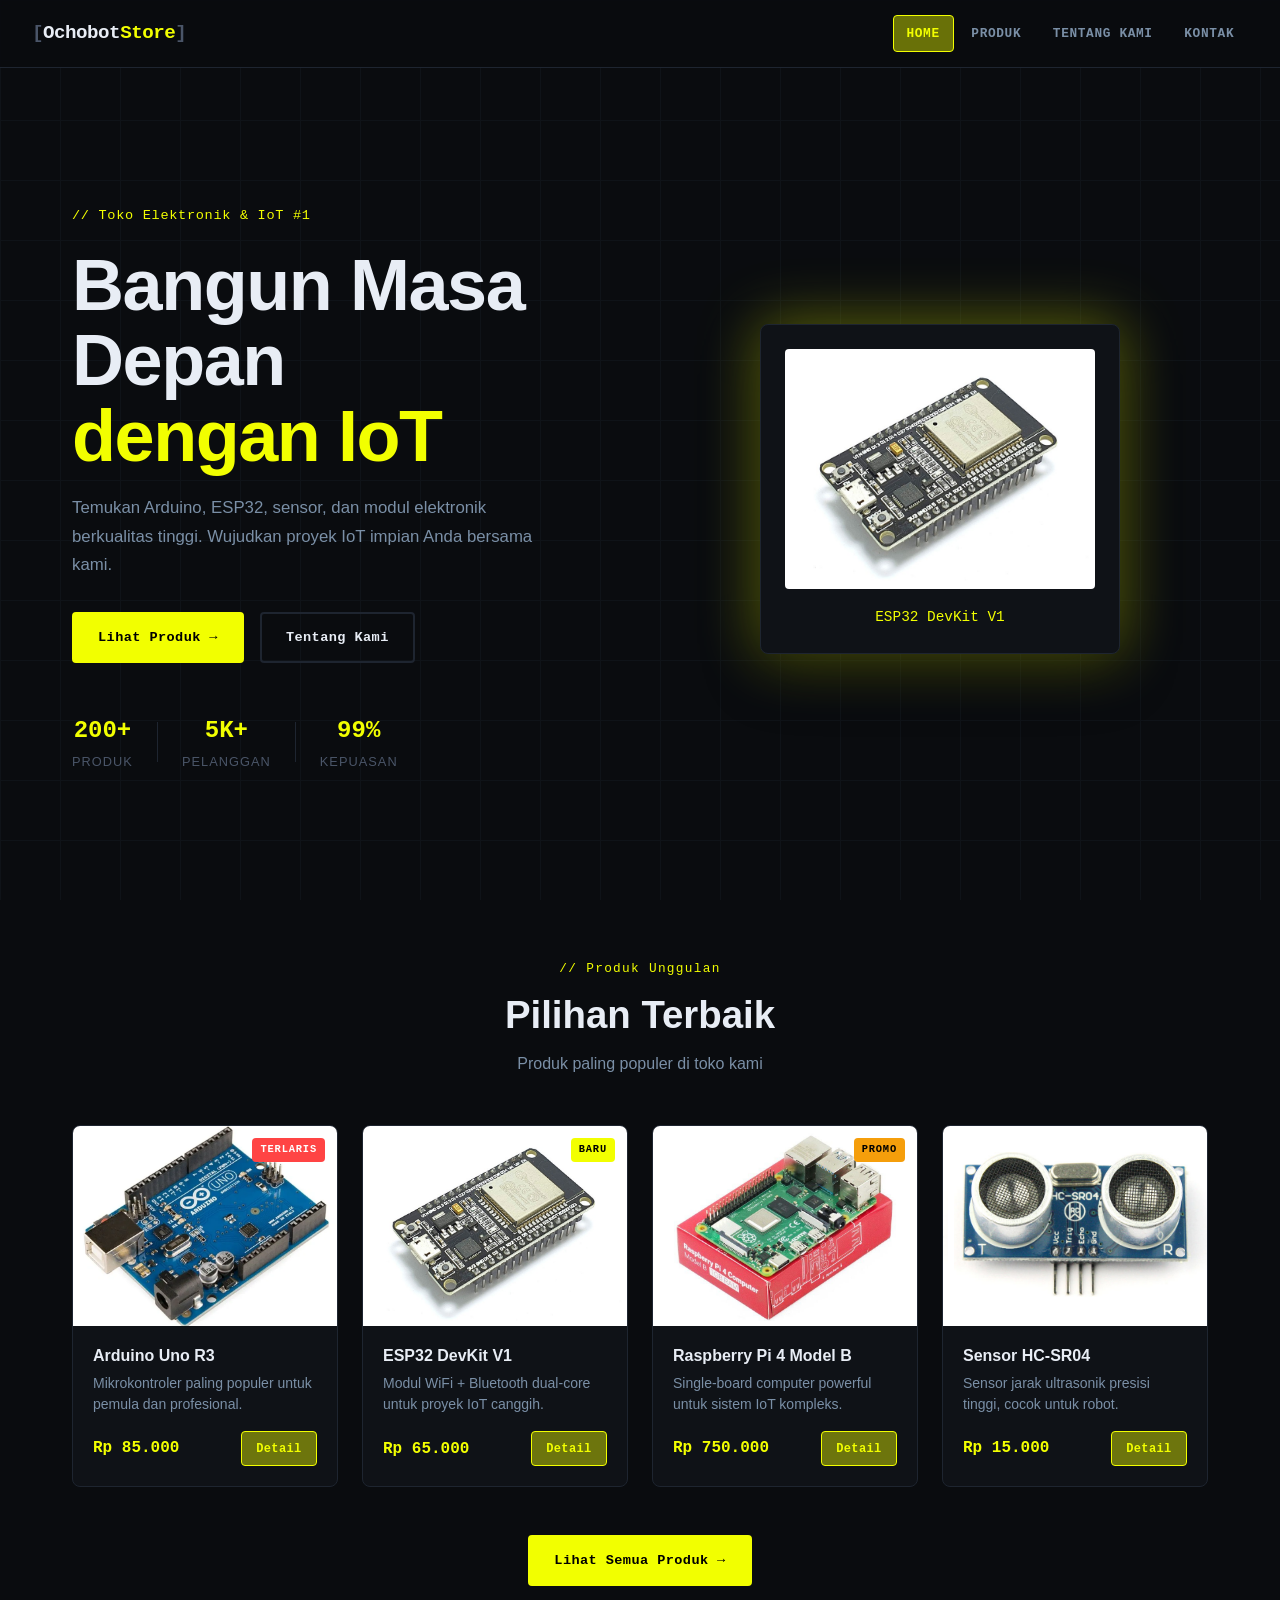
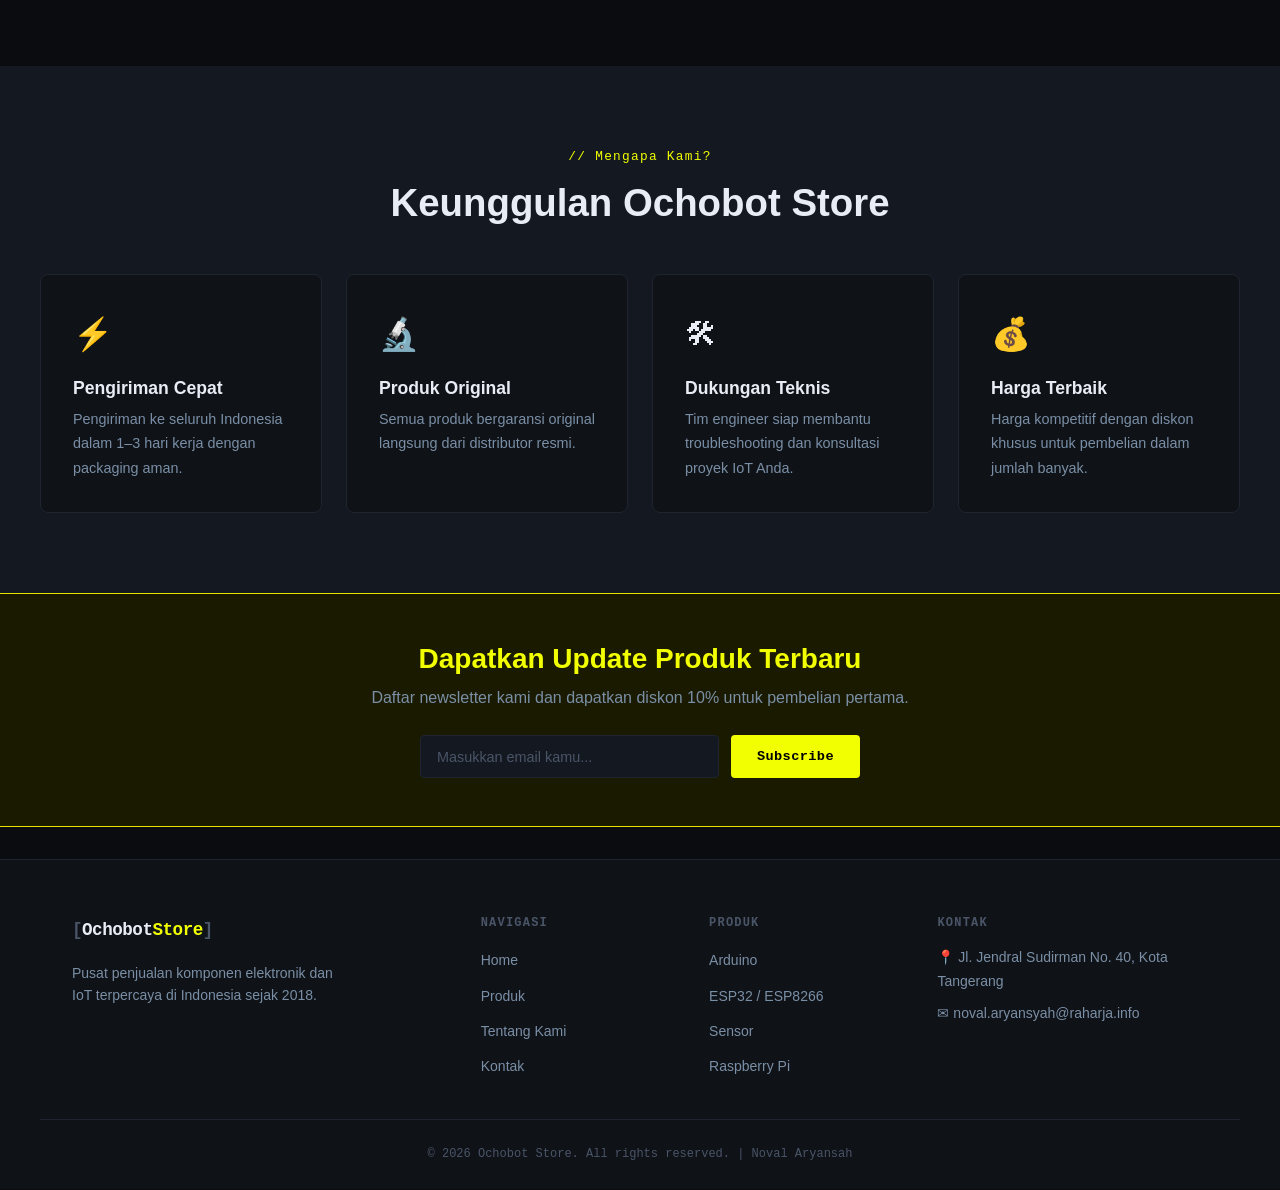
<file: index.html>
<!DOCTYPE html>
<html lang="id" data-theme="dark">
<head>
  <meta charset="UTF-8" />
  <meta name="viewport" content="width=device-width, initial-scale=1.0" />
  <title>Ochobot Store — Pusat Elektronik & Mikrokontroler</title>
  <link rel="stylesheet" href="style.css" />
  <!-- <link rel="preconnect" href="https://fonts.googleapis.com" />
  <link href="https://fonts.googleapis.com/css2?family=Space+Mono:wght@400;700&family=Syne:wght@400;600;700;800&display=swap" rel="stylesheet" /> -->
</head>
<body>

  <!-- NAVBAR -->
  <header class="navbar">
    <a href="index.html" class="logo">
      <span class="logo-bracket">[</span>Ochobot<span class="logo-accent">Store</span><span class="logo-bracket">]</span>
    </a>
    <nav class="nav-links">
      <a href="index.html" class="nav-link active">Home</a>
      <a href="produk.html" class="nav-link">Produk</a>
      <!-- <a href="detail.html" class="nav-link">Detail Produk</a> -->
      <a href="tentang.html" class="nav-link">Tentang Kami</a>
      <a href="kontak.html" class="nav-link">Kontak</a>
    </nav>
    <!-- <button class="theme-toggle" onclick="toggleTheme()" title="Toggle Dark/Light Mode">
      <span class="theme-icon">☀</span>
    </button> -->
    <button class="hamburger" onclick="toggleMenu()">☰</button>
  </header>

  <main>

    <!-- HERO SECTION -->
    <section class="hero">
      <div class="hero-grid-bg"></div>
      <div class="hero-content">
        <div class="hero-tag">// Toko Elektronik & IoT #1</div>
        <h1 class="hero-title">
          Bangun Masa Depan<br/>
          <span class="hero-accent">dengan IoT</span>
        </h1>
        <p class="hero-desc">
          Temukan Arduino, ESP32, sensor, dan modul elektronik berkualitas tinggi. 
          Wujudkan proyek IoT impian Anda bersama kami.
        </p>
        <div class="hero-btns">
          <a href="produk.html" class="btn-primary">Lihat Produk →</a>
          <a href="tentang.html" class="btn-ghost">Tentang Kami</a>
        </div>
        <div class="hero-stats">
          <div class="stat"><span class="stat-num">200+</span><span class="stat-label">Produk</span></div>
          <div class="stat-divider"></div>
          <div class="stat"><span class="stat-num">5K+</span><span class="stat-label">Pelanggan</span></div>
          <div class="stat-divider"></div>
          <div class="stat"><span class="stat-num">99%</span><span class="stat-label">Kepuasan</span></div>
        </div>
      </div>
      <div class="hero-visual">
        <div class="hero-card-float">
          <img src="/images/esp.jpg" alt="ESP32" />
          <div class="hero-card-label">ESP32 DevKit V1</div>
        </div>
        <div class="circuit-dots"></div>
      </div>
    </section>

    <!-- FEATURED SECTION -->
    <section class="section featured">
      <div class="section-header">
        <div class="section-tag">// Produk Unggulan</div>
        <h2 class="section-title">Pilihan Terbaik</h2>
        <p class="section-sub">Produk paling populer di toko kami</p>
      </div>

      <div class="featured-grid">

        <article class="feat-card">
          <div class="feat-img-wrap">
            <img src="/images/uno1.webp" alt="Arduino Uno R3" />
            <span class="badge badge-hot">TERLARIS</span>
          </div>
          <div class="feat-info">
            <h3>Arduino Uno R3</h3>
            <p>Mikrokontroler paling populer untuk pemula dan profesional.</p>
            <div class="feat-footer">
              <span class="price">Rp 85.000</span>
              <a href="detail.html" class="btn-sm">Detail</a>
            </div>
          </div>
        </article>

        <article class="feat-card">
          <div class="feat-img-wrap">
            <img src="/images/esp.jpg" alt="ESP32" />
            <span class="badge badge-new">BARU</span>
          </div>
          <div class="feat-info">
            <h3>ESP32 DevKit V1</h3>
            <p>Modul WiFi + Bluetooth dual-core untuk proyek IoT canggih.</p>
            <div class="feat-footer">
              <span class="price">Rp 65.000</span>
              <a href="produk.html" class="btn-sm">Detail</a>
            </div>
          </div>
        </article>

        <article class="feat-card">
          <div class="feat-img-wrap">
            <img src="/images/raspi.jpg" alt="Raspberry Pi" />
            <span class="badge badge-sale">PROMO</span>
          </div>
          <div class="feat-info">
            <h3>Raspberry Pi 4 Model B</h3>
            <p>Single-board computer powerful untuk sistem IoT kompleks.</p>
            <div class="feat-footer">
              <span class="price">Rp 750.000</span>
              <a href="produk.html" class="btn-sm">Detail</a>
            </div>
          </div>
        </article>

        <article class="feat-card">
          <div class="feat-img-wrap">
            <img src="/images/ultrasonic.png" alt="Sensor Ultrasonik" />
          </div>
          <div class="feat-info">
            <h3>Sensor HC-SR04</h3>
            <p>Sensor jarak ultrasonik presisi tinggi, cocok untuk robot.</p>
            <div class="feat-footer">
              <span class="price">Rp 15.000</span>
              <a href="produk.html" class="btn-sm">Detail</a>
            </div>
          </div>
        </article>

      </div>

      <div class="section-cta">
        <a href="produk.html" class="btn-primary">Lihat Semua Produk →</a>
      </div>
    </section>

    <!-- WHY US -->
    <section class="section why-us">
      <div class="section-header">
        <div class="section-tag">// Mengapa Kami?</div>
        <h2 class="section-title">Keunggulan Ochobot Store</h2>
      </div>
      <div class="why-grid">
        <div class="why-card">
          <div class="why-icon">⚡</div>
          <h3>Pengiriman Cepat</h3>
          <p>Pengiriman ke seluruh Indonesia dalam 1–3 hari kerja dengan packaging aman.</p>
        </div>
        <div class="why-card">
          <div class="why-icon">🔬</div>
          <h3>Produk Original</h3>
          <p>Semua produk bergaransi original langsung dari distributor resmi.</p>
        </div>
        <div class="why-card">
          <div class="why-icon">🛠</div>
          <h3>Dukungan Teknis</h3>
          <p>Tim engineer siap membantu troubleshooting dan konsultasi proyek IoT Anda.</p>
        </div>
        <div class="why-card">
          <div class="why-icon">💰</div>
          <h3>Harga Terbaik</h3>
          <p>Harga kompetitif dengan diskon khusus untuk pembelian dalam jumlah banyak.</p>
        </div>
      </div>
    </section>

    <!-- NEWSLETTER STRIP -->
    <section class="newsletter-strip">
      <div class="newsletter-content">
        <h3>Dapatkan Update Produk Terbaru</h3>
        <p>Daftar newsletter kami dan dapatkan diskon 10% untuk pembelian pertama.</p>
        <div class="newsletter-form">
          <input type="email" placeholder="Masukkan email kamu..." />
          <button class="btn-primary">Subscribe</button>
        </div>
      </div>
    </section>

  </main>

  <!-- FOOTER -->
  <footer class="footer">
    <div class="footer-grid">
      <div class="footer-brand">
        <div class="logo"><span class="logo-bracket">[</span>Ochobot<span class="logo-accent">Store</span><span class="logo-bracket">]</span></div>
        <p>Pusat penjualan komponen elektronik dan IoT terpercaya di Indonesia sejak 2018.</p>
      </div>
      <div class="footer-links">
        <h4>Navigasi</h4>
        <ul>
          <li><a href="index.html">Home</a></li>
          <li><a href="produk.html">Produk</a></li>
          <li><a href="tentang.html">Tentang Kami</a></li>
          <li><a href="kontak.html">Kontak</a></li>
        </ul>
      </div>
      <div class="footer-links">
        <h4>Produk</h4>
        <ul>
          <li><a href="produk.html">Arduino</a></li>
          <li><a href="produk.html">ESP32 / ESP8266</a></li>
          <li><a href="produk.html">Sensor</a></li>
          <li><a href="produk.html">Raspberry Pi</a></li>
        </ul>
      </div>
      <div class="footer-contact">
        <h4>Kontak</h4>
        <p>📍 Jl. Jendral Sudirman No. 40, Kota Tangerang</p>
        <p>✉ noval.aryansyah@raharja.info</p>
      </div>
    </div>
    <div class="footer-bottom">
      <p>© 2026 Ochobot Store. All rights reserved. | Noval Aryansah</p>
    </div>
  </footer>

  <script src="script.js"></script>
</body>
</html>
</file>
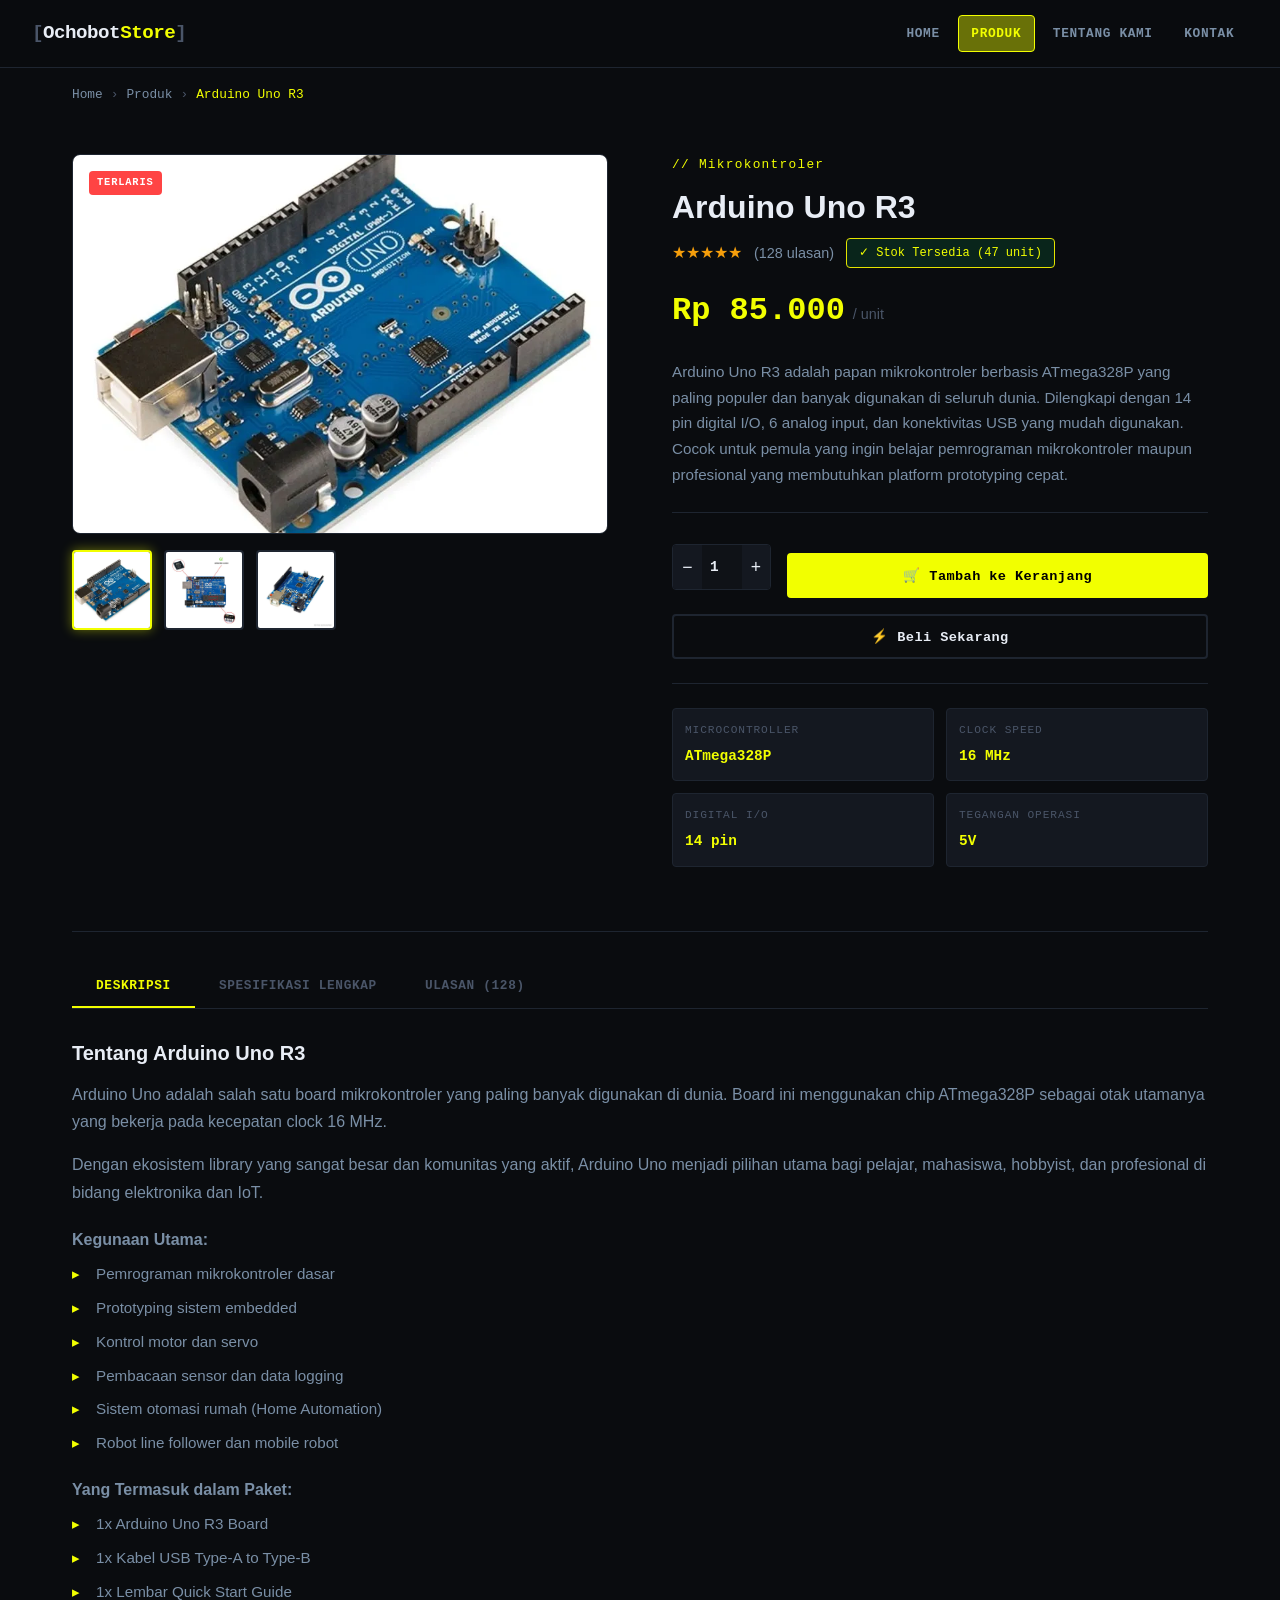
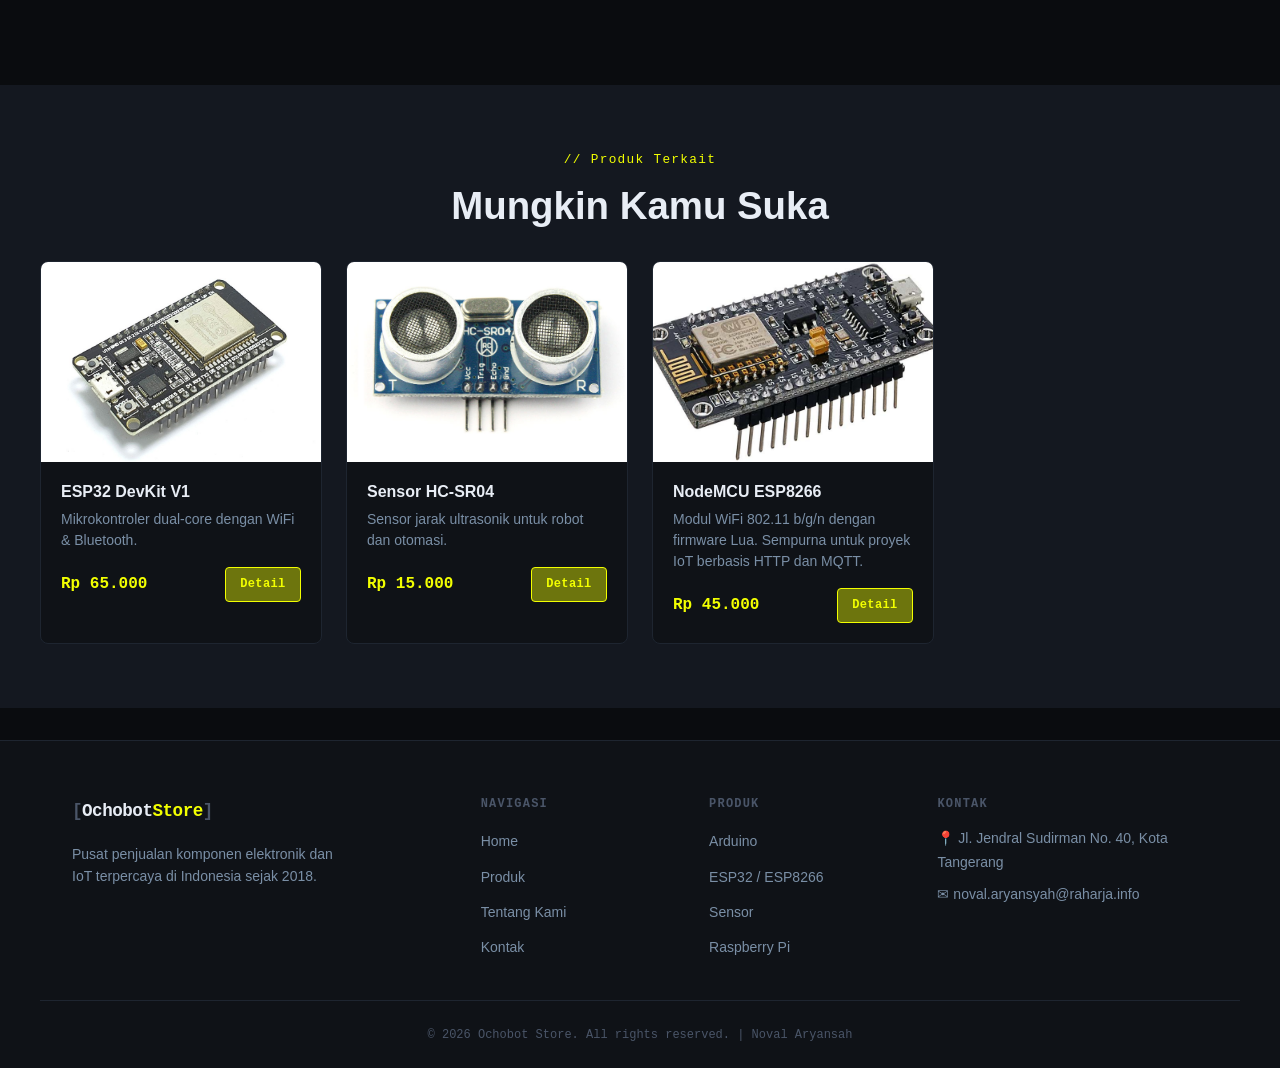
<file: detail.html>
<!DOCTYPE html>
<html lang="id" data-theme="dark">
<head>
  <meta charset="UTF-8" />
  <meta name="viewport" content="width=device-width, initial-scale=1.0" />
  <title>Arduino Uno R3 — Detail Produk | Ochobot Store</title>
  <link rel="stylesheet" href="style.css" />
  <!-- <link rel="preconnect" href="https://fonts.googleapis.com" />
  <link href="https://fonts.googleapis.com/css2?family=Space+Mono:wght@400;700&family=Syne:wght@400;600;700;800&display=swap" rel="stylesheet" /> -->
</head>
<body>

  <header class="navbar">
    <a href="index.html" class="logo">
      <span class="logo-bracket">[</span>Ochobot<span class="logo-accent">Store</span><span class="logo-bracket">]</span>
    </a>
    <nav class="nav-links">
      <a href="index.html" class="nav-link">Home</a>
      <a href="produk.html" class="nav-link active">Produk</a>
      <!-- <a href="detail.html" class="nav-link active">Detail Produk</a> -->
      <a href="tentang.html" class="nav-link">Tentang Kami</a>
      <a href="kontak.html" class="nav-link">Kontak</a>
    </nav>
    <!-- <button class="theme-toggle" onclick="toggleTheme()" title="Toggle Dark/Light Mode">
      <span class="theme-icon">☀</span>
    </button> -->
    <button class="hamburger" onclick="toggleMenu()">☰</button>
  </header>

  <main>

    <!-- BREADCRUMB -->
    <div class="breadcrumb">
      <a href="index.html">Home</a>
      <span>›</span>
      <a href="produk.html">Produk</a>
      <span>›</span>
      <span>Arduino Uno R3</span>
    </div>

    <!-- PRODUCT DETAIL -->
    <section class="section detail-section">
      <div class="detail-layout">

        <!-- LEFT: images -->
        <div class="detail-images">
          <div class="detail-main-img">
            <img id="mainImg" src="/images/uno1.webp" alt="Arduino Uno R3" />
            <span class="badge badge-hot" style="position:absolute;top:1rem;left:1rem;">TERLARIS</span>
          </div>
          <div class="detail-thumbs">
            <img class="thumb active" src="/images/uno1.webp" alt="View 1" onclick="changeImg(this)" />
            <img class="thumb" src="/images/uno2.jpeg" alt="View 2" onclick="changeImg(this)" />
            <img class="thumb" src="/images/uno3.jpg" alt="View 3" onclick="changeImg(this)" />
          </div>
        </div>

        <!-- RIGHT: INFO -->
        <div class="detail-info">
          <div class="section-tag">// Mikrokontroler</div>
          <h1 class="detail-title">Arduino Uno R3</h1>

          <div class="detail-rating">
            <span class="stars">★★★★★</span>
            <span class="rating-count">(128 ulasan)</span>
            <span class="stock-badge">✓ Stok Tersedia (47 unit)</span>
          </div>

          <div class="detail-price-wrap">
            <span class="detail-price">Rp 85.000</span>
            <span class="price-unit">/ unit</span>
          </div>

          <p class="detail-desc">
            Arduino Uno R3 adalah papan mikrokontroler berbasis ATmega328P yang paling populer dan banyak digunakan di seluruh dunia. Dilengkapi dengan 14 pin digital I/O, 6 analog input, dan konektivitas USB yang mudah digunakan. Cocok untuk pemula yang ingin belajar pemrograman mikrokontroler maupun profesional yang membutuhkan platform prototyping cepat.
          </p>

          <!-- QUANTITY & ADD TO CART -->
          <div class="detail-actions">
            <div class="qty-wrap">
              <button class="qty-btn" onclick="changeQty(-1)">−</button>
              <input type="number" id="qty" value="1" min="1" max="99" class="qty-input" readonly />
              <button class="qty-btn" onclick="changeQty(1)">+</button>
            </div>
<button class="btn-primary btn-cart" onclick="addToCart(this)">🛒 Tambah ke Keranjang</button>
          </div>
          <button class="btn-ghost btn-buy" onclick="buyNow(this)" data-product="Arduino Uno R3" data-price="85000">⚡ Beli Sekarang</button>

          <!-- QUICK SPECS -->
          <div class="quick-specs">
            <div class="qs-item"><span class="qs-key">Microcontroller</span><span class="qs-val">ATmega328P</span></div>
            <div class="qs-item"><span class="qs-key">Clock Speed</span><span class="qs-val">16 MHz</span></div>
            <div class="qs-item"><span class="qs-key">Digital I/O</span><span class="qs-val">14 pin</span></div>
            <div class="qs-item"><span class="qs-key">Tegangan Operasi</span><span class="qs-val">5V</span></div>
          </div>

        </div>
      </div>

      <!-- TABS: DESKRIPSI & SPESIFIKASI -->
      <div class="detail-tabs">
        <div class="tab-header">
          <button class="tab-btn active" onclick="switchTab('deskripsi', this)">Deskripsi</button>
          <button class="tab-btn" onclick="switchTab('spesifikasi', this)">Spesifikasi Lengkap</button>
          <button class="tab-btn" onclick="switchTab('ulasan', this)">Ulasan (128)</button>
        </div>

        <!-- TAB: DESKRIPSI -->
        <div class="tab-panel active" id="tab-deskripsi">
          <h3>Tentang Arduino Uno R3</h3>
          <p>
            Arduino Uno adalah salah satu board mikrokontroler yang paling banyak digunakan di dunia. Board ini menggunakan chip ATmega328P sebagai otak utamanya yang bekerja pada kecepatan clock 16 MHz. 
          </p>
          <p>
            Dengan ekosistem library yang sangat besar dan komunitas yang aktif, Arduino Uno menjadi pilihan utama bagi pelajar, mahasiswa, hobbyist, dan profesional di bidang elektronika dan IoT.
          </p>
          <h4>Kegunaan Utama:</h4>
          <ul class="detail-list">
            <li>Pemrograman mikrokontroler dasar</li>
            <li>Prototyping sistem embedded</li>
            <li>Kontrol motor dan servo</li>
            <li>Pembacaan sensor dan data logging</li>
            <li>Sistem otomasi rumah (Home Automation)</li>
            <li>Robot line follower dan mobile robot</li>
          </ul>
          <h4>Yang Termasuk dalam Paket:</h4>
          <ul class="detail-list">
            <li>1x Arduino Uno R3 Board</li>
            <li>1x Kabel USB Type-A to Type-B</li>
            <li>1x Lembar Quick Start Guide</li>
          </ul>
        </div>

        <!-- TAB: SPESIFIKASI -->
        <div class="tab-panel" id="tab-spesifikasi">
          <h3>Spesifikasi Teknis Arduino Uno R3</h3>
          <div class="table-wrap">
            <table class="spec-table">
              <thead>
                <tr>
                  <th>Parameter</th>
                  <th>Spesifikasi</th>
                </tr>
              </thead>
              <tbody>
                <tr><td>Mikrokontroler</td><td>ATmega328P</td></tr>
                <tr><td>Tegangan Operasi</td><td>5V</td></tr>
                <tr><td>Tegangan Input (Rekomendasi)</td><td>7–12V</td></tr>
                <tr><td>Tegangan Input (Batas)</td><td>6–20V</td></tr>
                <tr><td>Pin Digital I/O</td><td>14 pin (6 mendukung PWM)</td></tr>
                <tr><td>Pin Analog Input</td><td>6 pin (resolusi 10-bit)</td></tr>
                <tr><td>Arus DC per Pin I/O</td><td>40 mA</td></tr>
                <tr><td>Flash Memory</td><td>32 KB (0.5 KB untuk bootloader)</td></tr>
                <tr><td>SRAM</td><td>2 KB</td></tr>
                <tr><td>EEPROM</td><td>1 KB</td></tr>
                <tr><td>Clock Speed</td><td>16 MHz</td></tr>
                <tr><td>Panjang</td><td>68.6 mm</td></tr>
                <tr><td>Lebar</td><td>53.4 mm</td></tr>
                <tr><td>Berat</td><td>25 g</td></tr>
                <tr><td>Antarmuka USB</td><td>USB Type-B (via ATmega16U2)</td></tr>
                <tr><td>Koneksi Power</td><td>USB / DC Jack / Pin Vin</td></tr>
              </tbody>
            </table>
          </div>
        </div>

        <!-- TAB: ULASAN -->
        <div class="tab-panel" id="tab-ulasan">
          <h3>Ulasan Pelanggan</h3>
          <div class="rating-summary">
            <div class="rating-big">4.9</div>
            <div class="rating-stars-big">★★★★★</div>
            <div class="rating-count-big">128 ulasan</div>
          </div>
          <div class="reviews-list">
            <div class="review-card">
              <div class="review-header">
                <strong>Budi Santoso</strong>
                <span class="stars">★★★★★</span>
              </div>
              <p class="review-date">12 Maret 2025</p>
              <p>"Produk original, pengiriman cepat. Langsung bisa dipakai untuk tugas akhir saya. Highly recommended!"</p>
            </div>
            <div class="review-card">
              <div class="review-header">
                <strong>Dewi Rahmawati</strong>
                <span class="stars">★★★★★</span>
              </div>
              <p class="review-date">5 Februari 2025</p>
              <p>"Kualitas bagus, packaging aman. Ini pembelian ke-3 saya di Ochobor Store. Harga juga bersaing!"</p>
            </div>
            <div class="review-card">
              <div class="review-header">
                <strong>Rizki Pratama</strong>
                <span class="stars">★★★★☆</span>
              </div>
              <p class="review-date">20 Januari 2025</p>
              <p>"Sudah pakai lebih dari 6 bulan, tidak ada masalah sama sekali. Beli lagi ah untuk project berikutnya."</p>
            </div>
          </div>
        </div>
      </div>

    </section>

    <!-- RELATED PRODUCTS -->
    <section class="section related-section">
      <div class="section-header">
        <div class="section-tag">// Produk Terkait</div>
        <h2 class="section-title">Mungkin Kamu Suka</h2>
      </div>
      <div class="featured-grid">
        <article class="feat-card">
          <div class="feat-img-wrap">
            <img src="/images/esp.jpg" alt="ESP32" />
          </div>
          <div class="feat-info">
            <h3>ESP32 DevKit V1</h3>
            <p>Mikrokontroler dual-core dengan WiFi & Bluetooth.</p>
            <div class="feat-footer"><span class="price">Rp 65.000</span><a href="detailESP.html" class="btn-sm">Detail</a></div>
          </div>
        </article>
        <article class="feat-card">
          <div class="feat-img-wrap">
            <img src="/images/ultrasonic.png" alt="HC-SR04" />
          </div>
          <div class="feat-info">
            <h3>Sensor HC-SR04</h3>
            <p>Sensor jarak ultrasonik untuk robot dan otomasi.</p>
            <div class="feat-footer"><span class="price">Rp 15.000</span><a href="produk.html" class="btn-sm">Detail</a></div>
          </div>
        </article>
        <article class="feat-card">
          <div class="feat-img-wrap">
            <img src="/images/ESP8266.jpg" alt="NodeMCU ESP8266" />
          </div>
          <div class="feat-info">
            <h3>NodeMCU ESP8266</h3>
            <p>Modul WiFi 802.11 b/g/n dengan firmware Lua. Sempurna untuk proyek IoT berbasis HTTP dan MQTT.</p>
            <div class="feat-footer"><span class="price">Rp 45.000</span><a href="produk.html" class="btn-sm">Detail</a></div>
          </div>
        </article>
      </div>
    </section>

  </main>

  <!-- CART TOAST -->
  <div class="toast" id="cartToast">✓ Produk berhasil ditambahkan ke keranjang!</div>

  <footer class="footer">
    <div class="footer-grid">
      <div class="footer-brand">
        <div class="logo"><span class="logo-bracket">[</span>Ochobot<span class="logo-accent">Store</span><span class="logo-bracket">]</span></div>
        <p>Pusat penjualan komponen elektronik dan IoT terpercaya di Indonesia sejak 2018.</p>
      </div>
      <div class="footer-links">
        <h4>Navigasi</h4>
        <ul>
          <li><a href="index.html">Home</a></li>
          <li><a href="produk.html">Produk</a></li>
          <li><a href="tentang.html">Tentang Kami</a></li>
          <li><a href="kontak.html">Kontak</a></li>
        </ul>
      </div>
      <div class="footer-links">
        <h4>Produk</h4>
        <ul>
          <li><a href="produk.html">Arduino</a></li>
          <li><a href="produk.html">ESP32 / ESP8266</a></li>
          <li><a href="produk.html">Sensor</a></li>
          <li><a href="produk.html">Raspberry Pi</a></li>
        </ul>
      </div>
      <div class="footer-contact">
        <h4>Kontak</h4>
        <p>📍 Jl. Jendral Sudirman No. 40, Kota Tangerang</p>
        <p>✉ noval.aryansyah@raharja.info</p>
      </div>
    </div>
    <div class="footer-bottom">
      <p>© 2026 Ochobot Store. All rights reserved. | Noval Aryansah</p>
    </div>
  </footer>

  <script>
    // Set product data for JS functions
    window.productData = {
      name: 'Arduino Uno R3',
      price: 85000
    };
  </script>
  <script src="script.js"></script>
</body>
</html>
</file>
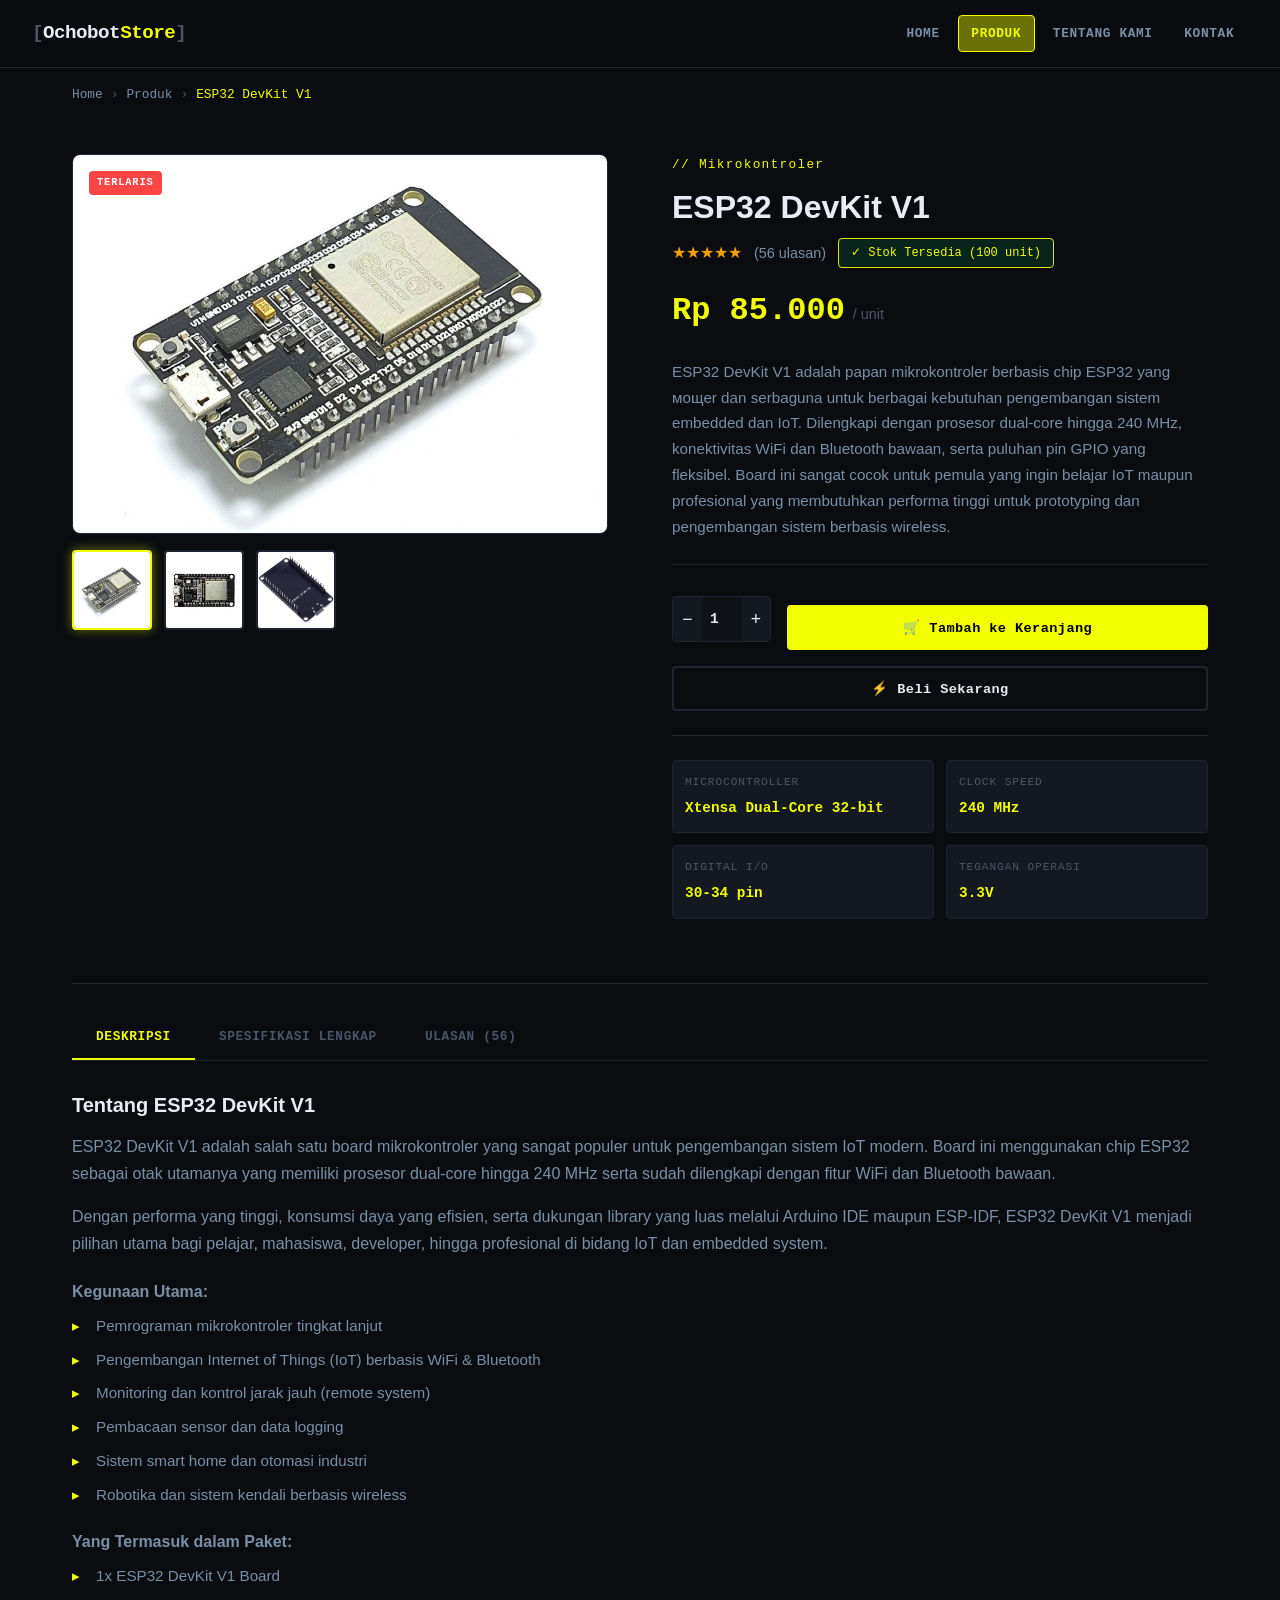
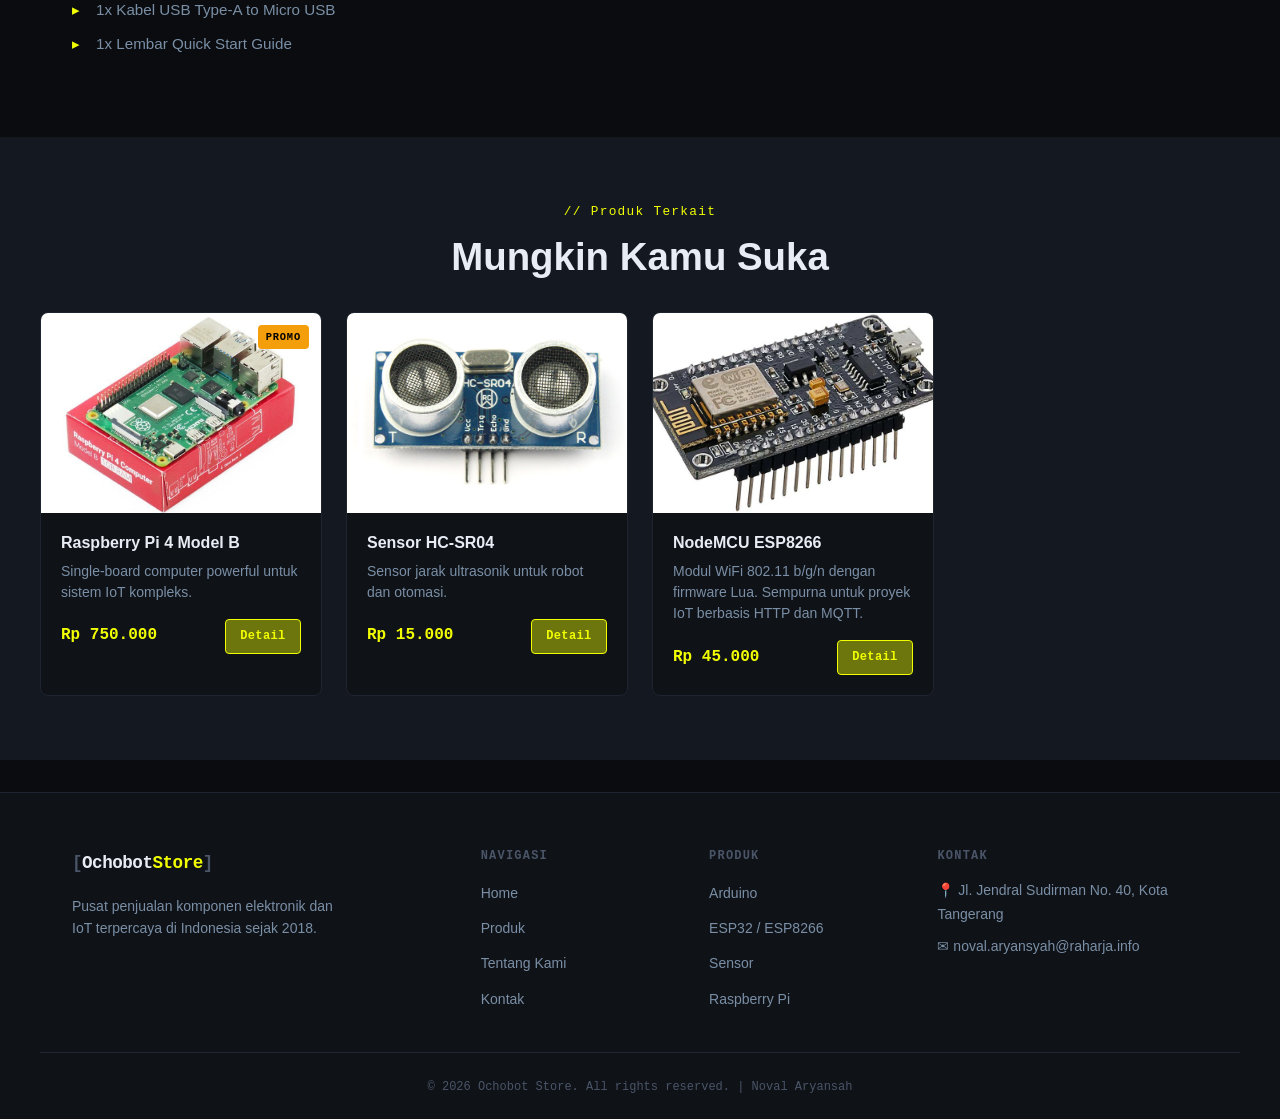
<file: detailESP.html>
<!DOCTYPE html>
<html lang="id" data-theme="dark">
<head>
  <meta charset="UTF-8" />
  <meta name="viewport" content="width=device-width, initial-scale=1.0" />
  <title>ESP32 DevKit V1 — Detail Produk | Ochobot Store</title>
  <link rel="stylesheet" href="style.css" />
  <!-- <link rel="preconnect" href="https://fonts.googleapis.com" />
  <link href="https://fonts.googleapis.com/css2?family=Space+Mono:wght@400;700&family=Syne:wght@400;600;700;800&display=swap" rel="stylesheet" /> -->
</head>
<body>

  <header class="navbar">
    <a href="index.html" class="logo">
      <span class="logo-bracket">[</span>Ochobot<span class="logo-accent">Store</span><span class="logo-bracket">]</span>
    </a>
    <nav class="nav-links">
      <a href="index.html" class="nav-link">Home</a>
      <a href="produk.html" class="nav-link active">Produk</a>
      <!-- <a href="detail.html" class="nav-link active">Detail Produk</a> -->
      <a href="tentang.html" class="nav-link">Tentang Kami</a>
      <a href="kontak.html" class="nav-link">Kontak</a>
    </nav>
    <!-- <button class="theme-toggle" onclick="toggleTheme()" title="Toggle Dark/Light Mode">
      <span class="theme-icon">☀</span>
    </button> -->
    <button class="hamburger" onclick="toggleMenu()">☰</button>
  </header>

  <main>

    <!-- BREADCRUMB -->
    <div class="breadcrumb">
      <a href="index.html">Home</a>
      <span>›</span>
      <a href="produk.html">Produk</a>
      <span>›</span>
      <span>ESP32 DevKit V1</span>
    </div>

    <!-- PRODUCT DETAIL -->
    <section class="section detail-section">
      <div class="detail-layout">

        <!-- LEFT: images -->
        <div class="detail-images">
          <div class="detail-main-img">
            <img id="mainImg" src="/images/esp.jpg" alt="ESP32 DevKit V1" />
            <span class="badge badge-hot" style="position:absolute;top:1rem;left:1rem;">TERLARIS</span>
          </div>
          <div class="detail-thumbs">
            <img class="thumb active" src="/images/esp.jpg" alt="View 1" onclick="changeImg(this)" />
            <img class="thumb" src="/images/esp2.jfif" alt="View 2" onclick="changeImg(this)" />
            <img class="thumb" src="/images/esp3.webp" alt="View 3" onclick="changeImg(this)" />
          </div>
        </div>

        <!-- RIGHT: INFO -->
        <div class="detail-info">
          <div class="section-tag">// Mikrokontroler</div>
          <h1 class="detail-title">ESP32 DevKit V1</h1>

          <div class="detail-rating">
            <span class="stars">★★★★★</span>
            <span class="rating-count">(56 ulasan)</span>
            <span class="stock-badge">✓ Stok Tersedia (100 unit)</span>
          </div>

          <div class="detail-price-wrap">
            <span class="detail-price">Rp 85.000</span>
            <span class="price-unit">/ unit</span>
          </div>

          <p class="detail-desc">
            ESP32 DevKit V1 adalah papan mikrokontroler berbasis chip ESP32 yang мощer dan serbaguna untuk berbagai kebutuhan pengembangan sistem embedded dan IoT. Dilengkapi dengan prosesor dual-core hingga 240 MHz, konektivitas WiFi dan Bluetooth bawaan, serta puluhan pin GPIO yang fleksibel. Board ini sangat cocok untuk pemula yang ingin belajar IoT maupun profesional yang membutuhkan performa tinggi untuk prototyping dan pengembangan sistem berbasis wireless.
          </p>

          <!-- QUANTITY & ADD TO CART -->
          <div class="detail-actions">
            <div class="qty-wrap">
              <button class="qty-btn" onclick="changeQty(-1)">−</button>
              <input type="number" id="qty" value="1" min="1" max="99" class="qty-input" readonly />
              <button class="qty-btn" onclick="changeQty(1)">+</button>
            </div>
<button class="btn-primary btn-cart" onclick="addToCart(this)">🛒 Tambah ke Keranjang</button>
          </div>
          <button class="btn-ghost btn-buy" onclick="buyNow(this)" data-product="ESP32 DevKit V1" data-price="85000">⚡ Beli Sekarang</button>

          <!-- QUICK SPECS -->
          <div class="quick-specs">
            <div class="qs-item"><span class="qs-key">Microcontroller</span><span class="qs-val">Xtensa Dual-Core 32-bit</span></div>
            <div class="qs-item"><span class="qs-key">Clock Speed</span><span class="qs-val">240 MHz</span></div>
            <div class="qs-item"><span class="qs-key">Digital I/O</span><span class="qs-val">30-34 pin</span></div>
            <div class="qs-item"><span class="qs-key">Tegangan Operasi</span><span class="qs-val">3.3V</span></div>
          </div>

        </div>
      </div>

      <!-- TABS: DESKRIPSI & SPESIFIKASI -->
      <div class="detail-tabs">
        <div class="tab-header">
          <button class="tab-btn active" onclick="switchTab('deskripsi', this)">Deskripsi</button>
          <button class="tab-btn" onclick="switchTab('spesifikasi', this)">Spesifikasi Lengkap</button>
          <button class="tab-btn" onclick="switchTab('ulasan', this)">Ulasan (56)</button>
        </div>

        <!-- TAB: DESKRIPSI -->
        <div class="tab-panel active" id="tab-deskripsi">
          <h3>Tentang ESP32 DevKit V1</h3>
          <p>
            ESP32 DevKit V1 adalah salah satu board mikrokontroler yang sangat populer untuk pengembangan sistem IoT modern. Board ini menggunakan chip ESP32 sebagai otak utamanya yang memiliki prosesor dual-core hingga 240 MHz serta sudah dilengkapi dengan fitur WiFi dan Bluetooth bawaan. 
          </p>
          <p>
            Dengan performa yang tinggi, konsumsi daya yang efisien, serta dukungan library yang luas melalui Arduino IDE maupun ESP-IDF, ESP32 DevKit V1 menjadi pilihan utama bagi pelajar, mahasiswa, developer, hingga profesional di bidang IoT dan embedded system.
          </p>
          <h4>Kegunaan Utama:</h4>
          <ul class="detail-list">
            <li>Pemrograman mikrokontroler tingkat lanjut</li>
            <li>Pengembangan Internet of Things (IoT) berbasis WiFi & Bluetooth</li>
            <li>Monitoring dan kontrol jarak jauh (remote system)</li>
            <li>Pembacaan sensor dan data logging</li>
            <li>Sistem smart home dan otomasi industri</li>
            <li>Robotika dan sistem kendali berbasis wireless</li>
          </ul>
          <h4>Yang Termasuk dalam Paket:</h4>
          <ul class="detail-list">
            <li>1x ESP32 DevKit V1 Board</li>
            <li>1x Kabel USB Type-A to Micro USB</li>
            <li>1x Lembar Quick Start Guide</li>
          </ul>
        </div>

        <!-- TAB: SPESIFIKASI -->
        <div class="tab-panel" id="tab-spesifikasi">
          <h3>Spesifikasi Teknis ESP32 DevKit V1</h3>
          <div class="table-wrap">
            <table class="spec-table">
              <thead>
                <tr>
                  <th>Parameter</th>
                  <th>Spesifikasi</th>
                </tr>
              </thead>
              <tbody>
                <tr><td>Mikrokontroler</td><td>ESP32 (Xtensa Dual-Core 32-bit)</td></tr>
                <tr><td>Tegangan Operasi</td><td>3.3V</td></tr>
                <tr><td>Tegangan Input (Rekomendasi)</td><td>5V (via USB) & 7–12V (via Vin)</td></tr>
                <tr><td>Tegangan Input (Batas)</td><td>5–12V</td></tr>
                <tr><td>Pin Digital I/O</td><td>30–34 pin (tergantung versi board)</td></tr>
                <tr><td>Pin Analog Input</td><td>Hingga 18 channel ADC (resolusi 12-bit)</td></tr>
                <tr><td>Arus DC per Pin I/O</td><td>12 mA</td></tr>
                <tr><td>Flash Memory</td><td>4 MB</td></tr>
                <tr><td>SRAM</td><td>520 KB</td></tr>
                <tr><td>EEPROM</td><td>Emulasi di Flash</td></tr>
                <tr><td>Clock Speed</td><td>240 MHz</td></tr>
                <tr><td>WiFi</td><td>802.11 b/g/n (2.4 GHz)</td></tr>
                <tr><td>Bluetooth</td><td>Bluetooth v4.2 (Classic & BLE)</td></tr>
                <tr><td>Panjang</td><td>51 mm</td></tr>
                <tr><td>Lebar</td><td>25 mm</td></tr>
                <tr><td>Berat</td><td>10 g</td></tr>
                <tr><td>Antarmuka USB</td><td>Micro USB (via CP2102 / CH340)</td></tr>
                <tr><td>Koneksi Power</td><td>USB / Pin Vin / 3.3V Pin</td></tr>
              </tbody>
            </table>
          </div>
        </div>

        <!-- TAB: ULASAN -->
        <div class="tab-panel" id="tab-ulasan">
          <h3>Ulasan Pelanggan</h3>
          <div class="rating-summary">
            <div class="rating-big">4.9</div>
            <div class="rating-stars-big">★★★★★</div>
            <div class="rating-count-big">56 ulasan</div>
          </div>
          <div class="reviews-list">
            <div class="review-card">
              <div class="review-header">
                <strong>Budi Santoso</strong>
                <span class="stars">★★★★★</span>
              </div>
              <p class="review-date">12 Maret 2025</p>
              <p>"Produk original, pengiriman cepat. Langsung bisa dipakai untuk tugas akhir saya. Highly recommended!"</p>
            </div>
            <div class="review-card">
              <div class="review-header">
                <strong>Dewi Rahmawati</strong>
                <span class="stars">★★★★★</span>
              </div>
              <p class="review-date">5 Februari 2025</p>
              <p>"Kualitas bagus, packaging aman. Ini pembelian ke-3 saya di Ochobor Store. Harga juga bersaing!"</p>
            </div>
            <div class="review-card">
              <div class="review-header">
                <strong>Rizki Pratama</strong>
                <span class="stars">★★★★☆</span>
              </div>
              <p class="review-date">20 Januari 2025</p>
              <p>"Sudah pakai lebih dari 6 bulan, tidak ada masalah sama sekali. Beli lagi ah untuk project berikutnya."</p>
            </div>
          </div>
        </div>
      </div>

    </section>

    <!-- RELATED PRODUCTS -->
    <section class="section related-section">
      <div class="section-header">
        <div class="section-tag">// Produk Terkait</div>
        <h2 class="section-title">Mungkin Kamu Suka</h2>
      </div>
      <div class="featured-grid">
        <article class="feat-card">
          <div class="feat-img-wrap">
            <img src="/images/raspi.jpg" alt="Raspberry Pi" />
            <span class="badge badge-sale">PROMO</span>
          </div>
          <div class="feat-info">
            <h3>Raspberry Pi 4 Model B</h3>
            <p>Single-board computer powerful untuk sistem IoT kompleks.</p>
            <div class="feat-footer">
              <span class="price">Rp 750.000</span>
              <a href="detailRaspi.html" class="btn-sm">Detail</a>
            </div>
          </div>
        </article>
        <article class="feat-card">
          <div class="feat-img-wrap">
            <img src="/images/ultrasonic.png" alt="HC-SR04" />
          </div>
          <div class="feat-info">
            <h3>Sensor HC-SR04</h3>
            <p>Sensor jarak ultrasonik untuk robot dan otomasi.</p>
            <div class="feat-footer"><span class="price">Rp 15.000</span><a href="produk.html" class="btn-sm">Detail</a></div>
          </div>
        </article>
        <article class="feat-card">
          <div class="feat-img-wrap">
            <img src="/images/ESP8266.jpg" alt="NodeMCU ESP8266" />
          </div>
          <div class="feat-info">
            <h3>NodeMCU ESP8266</h3>
            <p>Modul WiFi 802.11 b/g/n dengan firmware Lua. Sempurna untuk proyek IoT berbasis HTTP dan MQTT.</p>
            <div class="feat-footer"><span class="price">Rp 45.000</span><a href="produk.html" class="btn-sm">Detail</a></div>
          </div>
        </article>
      </div>
    </section>

  </main>

  <!-- CART TOAST -->
  <div class="toast" id="cartToast">✓ Produk berhasil ditambahkan ke keranjang!</div>

  <footer class="footer">
    <div class="footer-grid">
      <div class="footer-brand">
        <div class="logo"><span class="logo-bracket">[</span>Ochobot<span class="logo-accent">Store</span><span class="logo-bracket">]</span></div>
        <p>Pusat penjualan komponen elektronik dan IoT terpercaya di Indonesia sejak 2018.</p>
      </div>
      <div class="footer-links">
        <h4>Navigasi</h4>
        <ul>
          <li><a href="index.html">Home</a></li>
          <li><a href="produk.html">Produk</a></li>
          <li><a href="tentang.html">Tentang Kami</a></li>
          <li><a href="kontak.html">Kontak</a></li>
        </ul>
      </div>
      <div class="footer-links">
        <h4>Produk</h4>
        <ul>
          <li><a href="produk.html">Arduino</a></li>
          <li><a href="produk.html">ESP32 / ESP8266</a></li>
          <li><a href="produk.html">Sensor</a></li>
          <li><a href="produk.html">Raspberry Pi</a></li>
        </ul>
      </div>
      <div class="footer-contact">
        <h4>Kontak</h4>
        <p>📍 Jl. Jendral Sudirman No. 40, Kota Tangerang</p>
        <p>✉ noval.aryansyah@raharja.info</p>
      </div>
    </div>
    <div class="footer-bottom">
      <p>© 2026 Ochobot Store. All rights reserved. | Noval Aryansah</p>
    </div>
  </footer>

  <script>
    // Set product data for JS functions
    window.productData = {
      name: 'ESP32 DevKit V1',
      price: 85000
    };
  </script>
  <script src="script.js"></script>
</body>
</html>
</file>
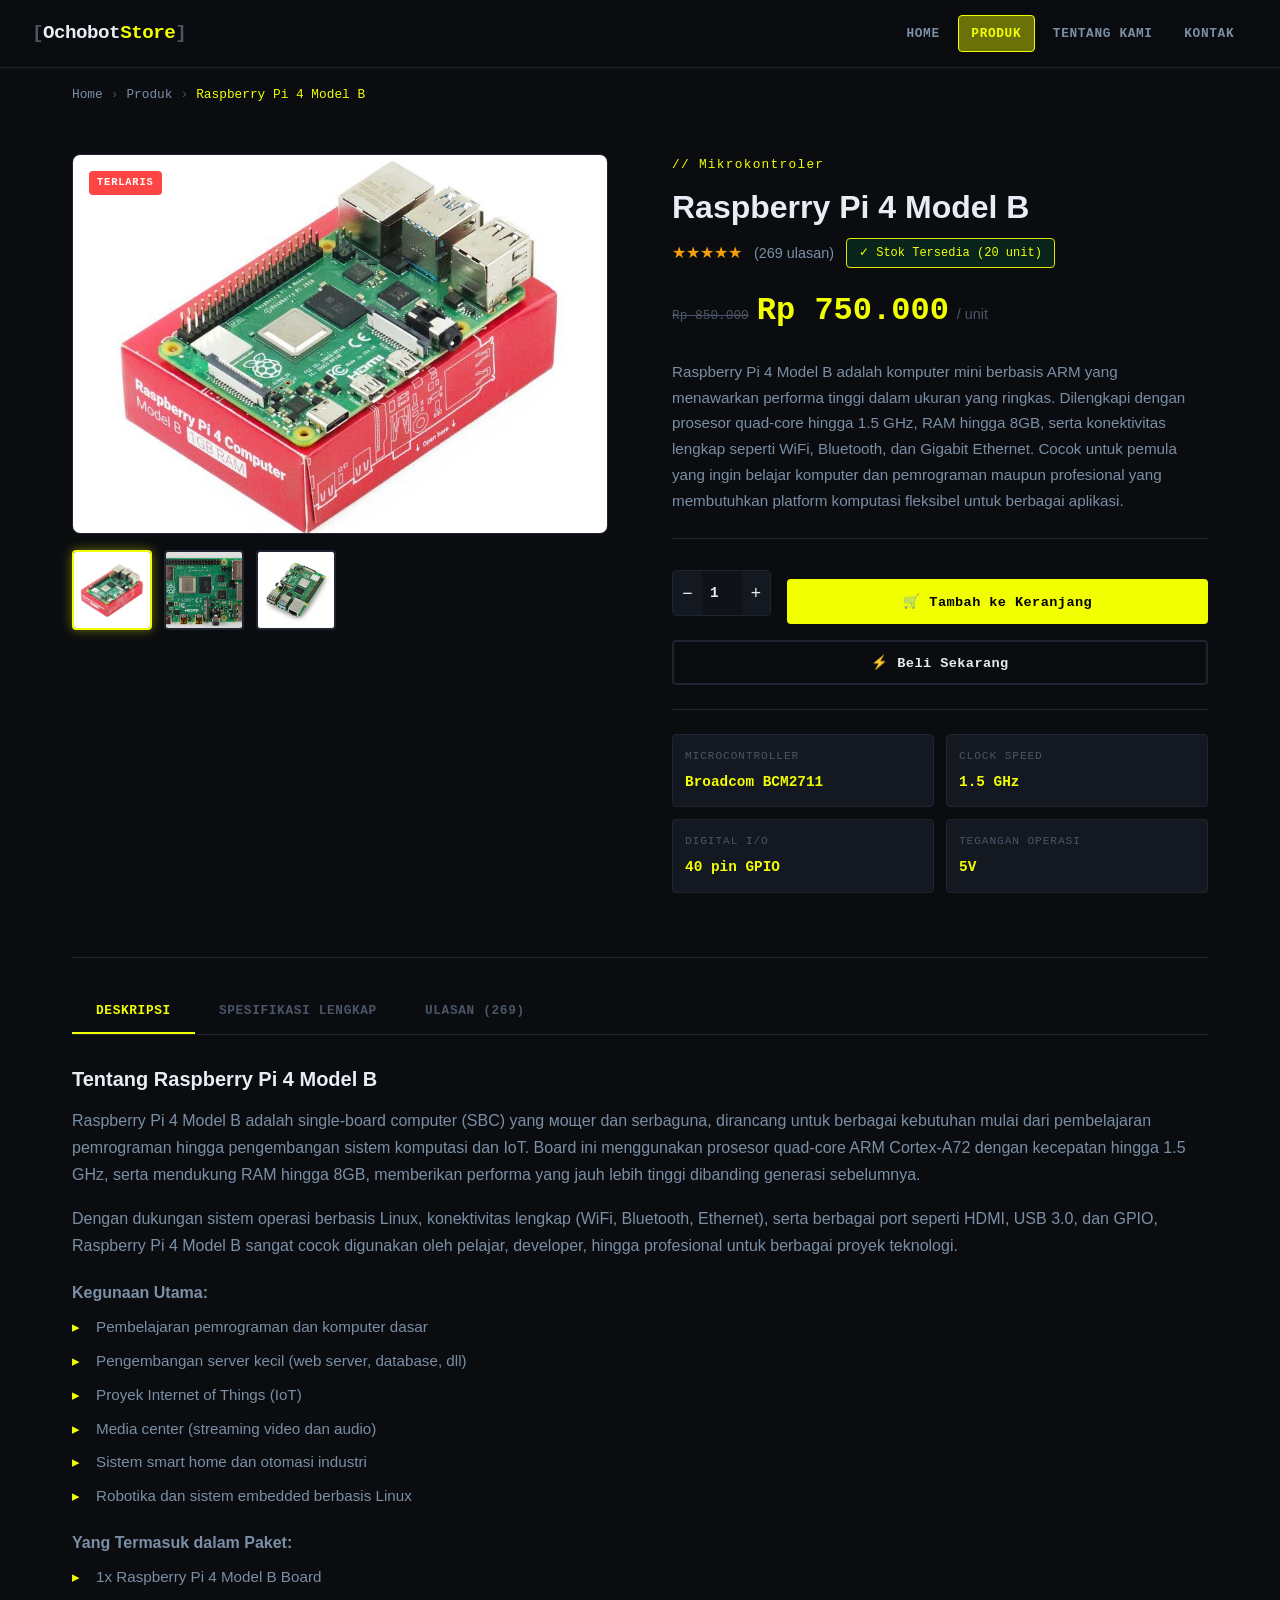
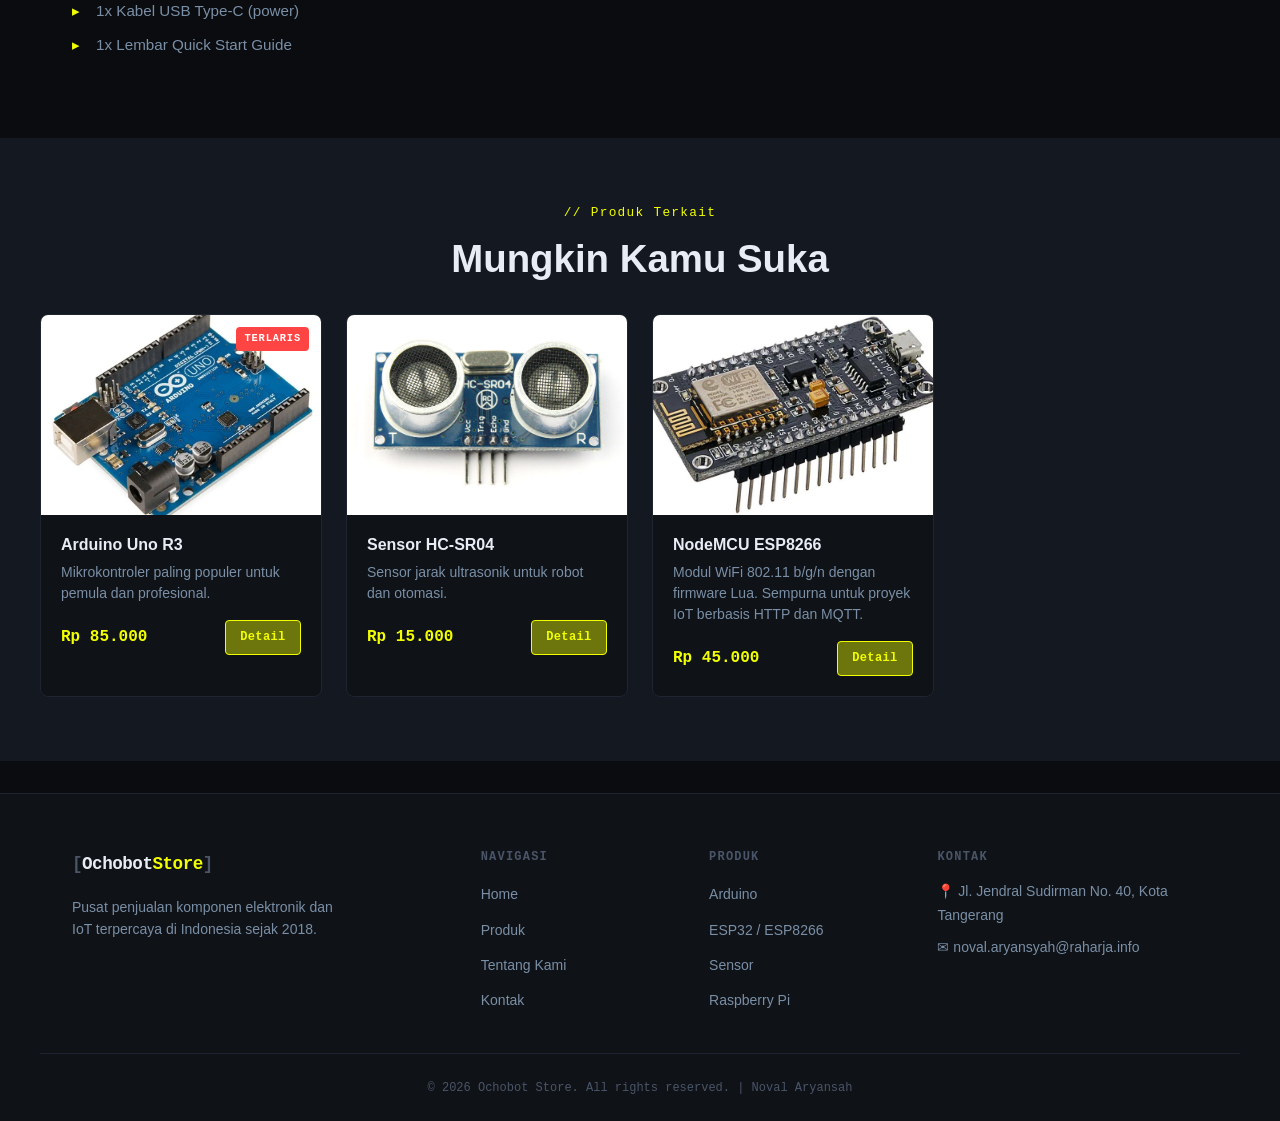
<file: detailRaspi.html>
<!DOCTYPE html>
<html lang="id" data-theme="dark">
<head>
  <meta charset="UTF-8" />
  <meta name="viewport" content="width=device-width, initial-scale=1.0" />
  <title>Raspberry Pi 4 Model B — Detail Produk | Ochobot Store</title>
  <link rel="stylesheet" href="style.css" />
  <!-- <link rel="preconnect" href="https://fonts.googleapis.com" />
  <link href="https://fonts.googleapis.com/css2?family=Space+Mono:wght@400;700&family=Syne:wght@400;600;700;800&display=swap" rel="stylesheet" /> -->
</head>
<body>

  <header class="navbar">
    <a href="index.html" class="logo">
      <span class="logo-bracket">[</span>Ochobot<span class="logo-accent">Store</span><span class="logo-bracket">]</span>
    </a>
    <nav class="nav-links">
      <a href="index.html" class="nav-link">Home</a>
      <a href="produk.html" class="nav-link active">Produk</a>
      <!-- <a href="detail.html" class="nav-link active">Detail Produk</a> -->
      <a href="tentang.html" class="nav-link">Tentang Kami</a>
      <a href="kontak.html" class="nav-link">Kontak</a>
    </nav>
    <!-- <button class="theme-toggle" onclick="toggleTheme()" title="Toggle Dark/Light Mode">
      <span class="theme-icon">☀</span>
    </button> -->
    <button class="hamburger" onclick="toggleMenu()">☰</button>
  </header>

  <main>

    <!-- BREADCRUMB -->
    <div class="breadcrumb">
      <a href="index.html">Home</a>
      <span>›</span>
      <a href="produk.html">Produk</a>
      <span>›</span>
      <span>Raspberry Pi 4 Model B</span>
    </div>

    <!-- PRODUCT DETAIL -->
    <section class="section detail-section">
      <div class="detail-layout">

        <!-- LEFT: images -->
        <div class="detail-images">
          <div class="detail-main-img">
            <img id="mainImg" src="/images/raspi.jpg" alt="Raspberry Pi 4 Model B" />
            <span class="badge badge-hot" style="position:absolute;top:1rem;left:1rem;">TERLARIS</span>
          </div>
          <div class="detail-thumbs">
            <img class="thumb active" src="/images/raspi.jpg" alt="View 1" onclick="changeImg(this)" />
            <img class="thumb" src="/images/raspi2.avif" alt="View 2" onclick="changeImg(this)" />
            <img class="thumb" src="/images/raspi3.webp" alt="View 3" onclick="changeImg(this)" />
          </div>
        </div>

        <!-- RIGHT: INFO -->
        <div class="detail-info">
          <div class="section-tag">// Mikrokontroler</div>
          <h1 class="detail-title">Raspberry Pi 4 Model B</h1>

          <div class="detail-rating">
            <span class="stars">★★★★★</span>
            <span class="rating-count">(269 ulasan)</span>
            <span class="stock-badge">✓ Stok Tersedia (20 unit)</span>
          </div>

          <div class="detail-price-wrap">
            <span class="price-old">Rp 850.000</span>
            <span class="detail-price">Rp 750.000</span>
            <span class="price-unit">/ unit</span>
          </div>

          <p class="detail-desc">
            Raspberry Pi 4 Model B adalah komputer mini berbasis ARM yang menawarkan performa tinggi dalam ukuran yang ringkas. Dilengkapi dengan prosesor quad-core hingga 1.5 GHz, RAM hingga 8GB, serta konektivitas lengkap seperti WiFi, Bluetooth, dan Gigabit Ethernet. Cocok untuk pemula yang ingin belajar komputer dan pemrograman maupun profesional yang membutuhkan platform komputasi fleksibel untuk berbagai aplikasi.
          </p>

          <!-- QUANTITY & ADD TO CART -->
          <div class="detail-actions">
            <div class="qty-wrap">
              <button class="qty-btn" onclick="changeQty(-1)">−</button>
              <input type="number" id="qty" value="1" min="1" max="99" class="qty-input" readonly />
              <button class="qty-btn" onclick="changeQty(1)">+</button>
            </div>
            <button class="btn-primary btn-cart" onclick="addToCart(this)">🛒 Tambah ke Keranjang</button>
          </div>
          <button class="btn-ghost btn-buy" onclick="buyNow(this)" data-product="Raspberry Pi 4 Model B" data-price="750000">⚡ Beli Sekarang</button>

          <!-- QUICK SPECS -->
          <div class="quick-specs">
            <div class="qs-item"><span class="qs-key">Microcontroller</span><span class="qs-val">Broadcom BCM2711</span></div>
            <div class="qs-item"><span class="qs-key">Clock Speed</span><span class="qs-val">1.5 GHz</span></div>
            <div class="qs-item"><span class="qs-key">Digital I/O</span><span class="qs-val">40 pin GPIO</span></div>
            <div class="qs-item"><span class="qs-key">Tegangan Operasi</span><span class="qs-val">5V</span></div>
          </div>

        </div>
      </div>

      <!-- TABS: DESKRIPSI & SPESIFIKASI -->
      <div class="detail-tabs">
        <div class="tab-header">
          <button class="tab-btn active" onclick="switchTab('deskripsi', this)">Deskripsi</button>
          <button class="tab-btn" onclick="switchTab('spesifikasi', this)">Spesifikasi Lengkap</button>
          <button class="tab-btn" onclick="switchTab('ulasan', this)">Ulasan (269)</button>
        </div>

        <!-- TAB: DESKRIPSI -->
        <div class="tab-panel active" id="tab-deskripsi">
          <h3>Tentang Raspberry Pi 4 Model B</h3>
          <p>
            Raspberry Pi 4 Model B adalah single-board computer (SBC) yang мощer dan serbaguna, dirancang untuk berbagai kebutuhan mulai dari pembelajaran pemrograman hingga pengembangan sistem komputasi dan IoT. Board ini menggunakan prosesor quad-core ARM Cortex-A72 dengan kecepatan hingga 1.5 GHz, serta mendukung RAM hingga 8GB, memberikan performa yang jauh lebih tinggi dibanding generasi sebelumnya. 
          </p>
          <p>
            Dengan dukungan sistem operasi berbasis Linux, konektivitas lengkap (WiFi, Bluetooth, Ethernet), serta berbagai port seperti HDMI, USB 3.0, dan GPIO, Raspberry Pi 4 Model B sangat cocok digunakan oleh pelajar, developer, hingga profesional untuk berbagai proyek teknologi.
          </p>
          <h4>Kegunaan Utama:</h4>
          <ul class="detail-list">
            <li>Pembelajaran pemrograman dan komputer dasar</li>
            <li>Pengembangan server kecil (web server, database, dll)</li>
            <li>Proyek Internet of Things (IoT)</li>
            <li>Media center (streaming video dan audio)</li>
            <li>Sistem smart home dan otomasi industri</li>
            <li>Robotika dan sistem embedded berbasis Linux</li>
          </ul>
          <h4>Yang Termasuk dalam Paket:</h4>
          <ul class="detail-list">
            <li>1x Raspberry Pi 4 Model B Board</li>
            <li>1x Kabel USB Type-C (power)</li>
            <li>1x Lembar Quick Start Guide</li>
          </ul>
        </div>

        <!-- TAB: SPESIFIKASI -->
        <div class="tab-panel" id="tab-spesifikasi">
          <h3>Spesifikasi Teknis Raspberry Pi 4 Model B</h3>
          <div class="table-wrap">
            <table class="spec-table">
              <thead>
                <tr>
                  <th>Parameter</th>
                  <th>Spesifikasi</th>
                </tr>
              </thead>
              <tbody>
                <tr><td>Mikrokontroler</td><td>Broadcom BCM2711 (Quad-Core ARM Cortex-A72)</td></tr>
                <tr><td>Tegangan Operasi</td><td>5V</td></tr>
                <tr><td>Tegangan Input (Rekomendasi)</td><td>5V / 3A (via USB Type-C)</td></tr>
                <tr><td>RAM</td><td>2GB / 4GB / 8GB LPDDR4</td></tr>
                <tr><td>GPIO</td><td>40 pin GPIO</td></tr>
                <tr><td>Port USB</td><td>2x USB 3.0, 2x USB 2.0</td></tr>
                <tr><td>Port HDMI</td><td>2x Micro HDMI (hingga 4K)</td></tr>
                <tr><td>Port Audio</td><td>HDMI / 3.5mm jack</td></tr>
                <tr><td>Clock Speed</td><td>1.5 GHz</td></tr>
                <tr><td>Penyimpanan/td><td>MicroSD Card</td></tr>
                <tr><td>WiFi</td><td>802.11 b/g/n/ac (2.4 & 5 GHz)</td></tr>
                <tr><td>Bluetooth</td><td>Bluetooth 5.0 / BLE</td></tr>
                <tr><td>Bluetooth</td><td>Gigabit Ethernet</td></tr>
                <tr><td>Panjang</td><td>85 mm</td></tr>
                <tr><td>Lebar</td><td>56 mm</td></tr>
                <tr><td>Berat</td><td>46 g</td></tr>
                <tr><td>Antarmuka USB</td><td>USB Type-C (Power)</td></tr>
                <tr><td>Koneksi Power</td><td>USB Type-C</td></tr>
              </tbody>
            </table>
          </div>
        </div>

        <!-- TAB: ULASAN -->
        <div class="tab-panel" id="tab-ulasan">
          <h3>Ulasan Pelanggan</h3>
          <div class="rating-summary">
            <div class="rating-big">4.9</div>
            <div class="rating-stars-big">★★★★★</div>
            <div class="rating-count-big">269 ulasan</div>
          </div>
          <div class="reviews-list">
            <div class="review-card">
              <div class="review-header">
                <strong>Budi Santoso</strong>
                <span class="stars">★★★★★</span>
              </div>
              <p class="review-date">12 Maret 2025</p>
              <p>"Produk original, pengiriman cepat. Langsung bisa dipakai untuk tugas akhir saya. Highly recommended!"</p>
            </div>
            <div class="review-card">
              <div class="review-header">
                <strong>Dewi Rahmawati</strong>
                <span class="stars">★★★★★</span>
              </div>
              <p class="review-date">5 Februari 2025</p>
              <p>"Kualitas bagus, packaging aman. Ini pembelian ke-3 saya di Ochobor Store. Harga juga bersaing!"</p>
            </div>
            <div class="review-card">
              <div class="review-header">
                <strong>Rizki Pratama</strong>
                <span class="stars">★★★★☆</span>
              </div>
              <p class="review-date">20 Januari 2025</p>
              <p>"Sudah pakai lebih dari 6 bulan, tidak ada masalah sama sekali. Beli lagi ah untuk project berikutnya."</p>
            </div>
          </div>
        </div>
      </div>

    </section>

    <!-- RELATED PRODUCTS -->
    <section class="section related-section">
      <div class="section-header">
        <div class="section-tag">// Produk Terkait</div>
        <h2 class="section-title">Mungkin Kamu Suka</h2>
      </div>
      <div class="featured-grid">
        <article class="feat-card">
          <div class="feat-img-wrap">
            <img src="/images/uno1.webp" alt="Arduino Uno R3" />
            <span class="badge badge-hot">TERLARIS</span>
          </div>
          <div class="feat-info">
            <h3>Arduino Uno R3</h3>
            <p>Mikrokontroler paling populer untuk pemula dan profesional.</p>
            <div class="feat-footer">
              <span class="price">Rp 85.000</span>
              <a href="detail.html" class="btn-sm">Detail</a>
            </div>
          </div>
        </article>
        <article class="feat-card">
          <div class="feat-img-wrap">
            <img src="/images/ultrasonic.png" alt="HC-SR04" />
          </div>
          <div class="feat-info">
            <h3>Sensor HC-SR04</h3>
            <p>Sensor jarak ultrasonik untuk robot dan otomasi.</p>
            <div class="feat-footer"><span class="price">Rp 15.000</span><a href="produk.html" class="btn-sm">Detail</a></div>
          </div>
        </article>
        <article class="feat-card">
          <div class="feat-img-wrap">
            <img src="/images/ESP8266.jpg" alt="NodeMCU ESP8266" />
          </div>
          <div class="feat-info">
            <h3>NodeMCU ESP8266</h3>
            <p>Modul WiFi 802.11 b/g/n dengan firmware Lua. Sempurna untuk proyek IoT berbasis HTTP dan MQTT.</p>
            <div class="feat-footer"><span class="price">Rp 45.000</span><a href="produk.html" class="btn-sm">Detail</a></div>
          </div>
        </article>
      </div>
    </section>

  </main>

  <!-- CART TOAST -->
  <div class="toast" id="cartToast">✓ Produk berhasil ditambahkan ke keranjang!</div>

  <footer class="footer">
    <div class="footer-grid">
      <div class="footer-brand">
        <div class="logo"><span class="logo-bracket">[</span>Ochobot<span class="logo-accent">Store</span><span class="logo-bracket">]</span></div>
        <p>Pusat penjualan komponen elektronik dan IoT terpercaya di Indonesia sejak 2018.</p>
      </div>
      <div class="footer-links">
        <h4>Navigasi</h4>
        <ul>
          <li><a href="index.html">Home</a></li>
          <li><a href="produk.html">Produk</a></li>
          <li><a href="tentang.html">Tentang Kami</a></li>
          <li><a href="kontak.html">Kontak</a></li>
        </ul>
      </div>
      <div class="footer-links">
        <h4>Produk</h4>
        <ul>
          <li><a href="produk.html">Arduino</a></li>
          <li><a href="produk.html">ESP32 / ESP8266</a></li>
          <li><a href="produk.html">Sensor</a></li>
          <li><a href="produk.html">Raspberry Pi</a></li>
        </ul>
      </div>
      <div class="footer-contact">
        <h4>Kontak</h4>
        <p>📍 Jl. Jendral Sudirman No. 40, Kota Tangerang</p>
        <p>✉ noval.aryansyah@raharja.info</p>
      </div>
    </div>
    <div class="footer-bottom">
      <p>© 2026 Ochobot Store. All rights reserved. | Noval Aryansah</p>
    </div>
  </footer>

  <script>
    // Set product data for JS functions
    window.productData = {
      name: 'Raspberry Pi 4 Model B',
      price: 85000
    };
  </script>
  <script src="script.js"></script>
</body>
</html>
</file>
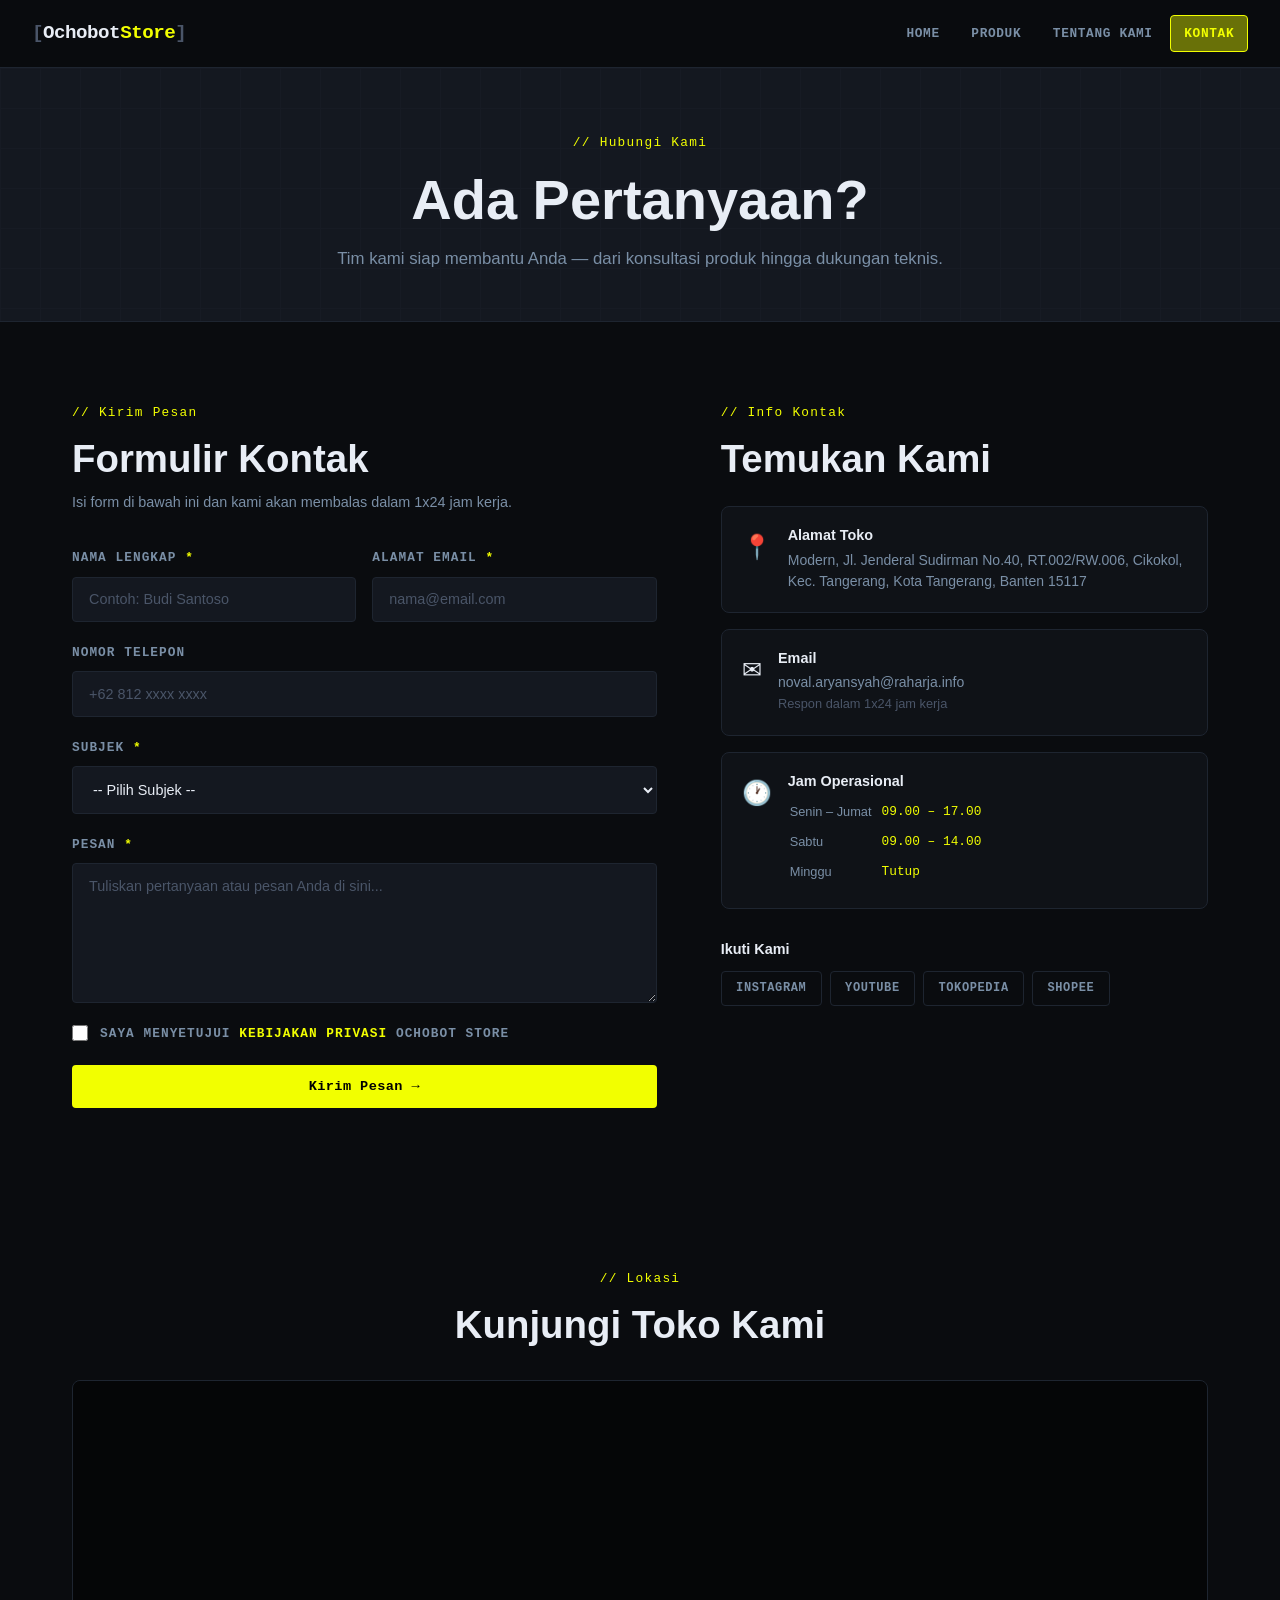
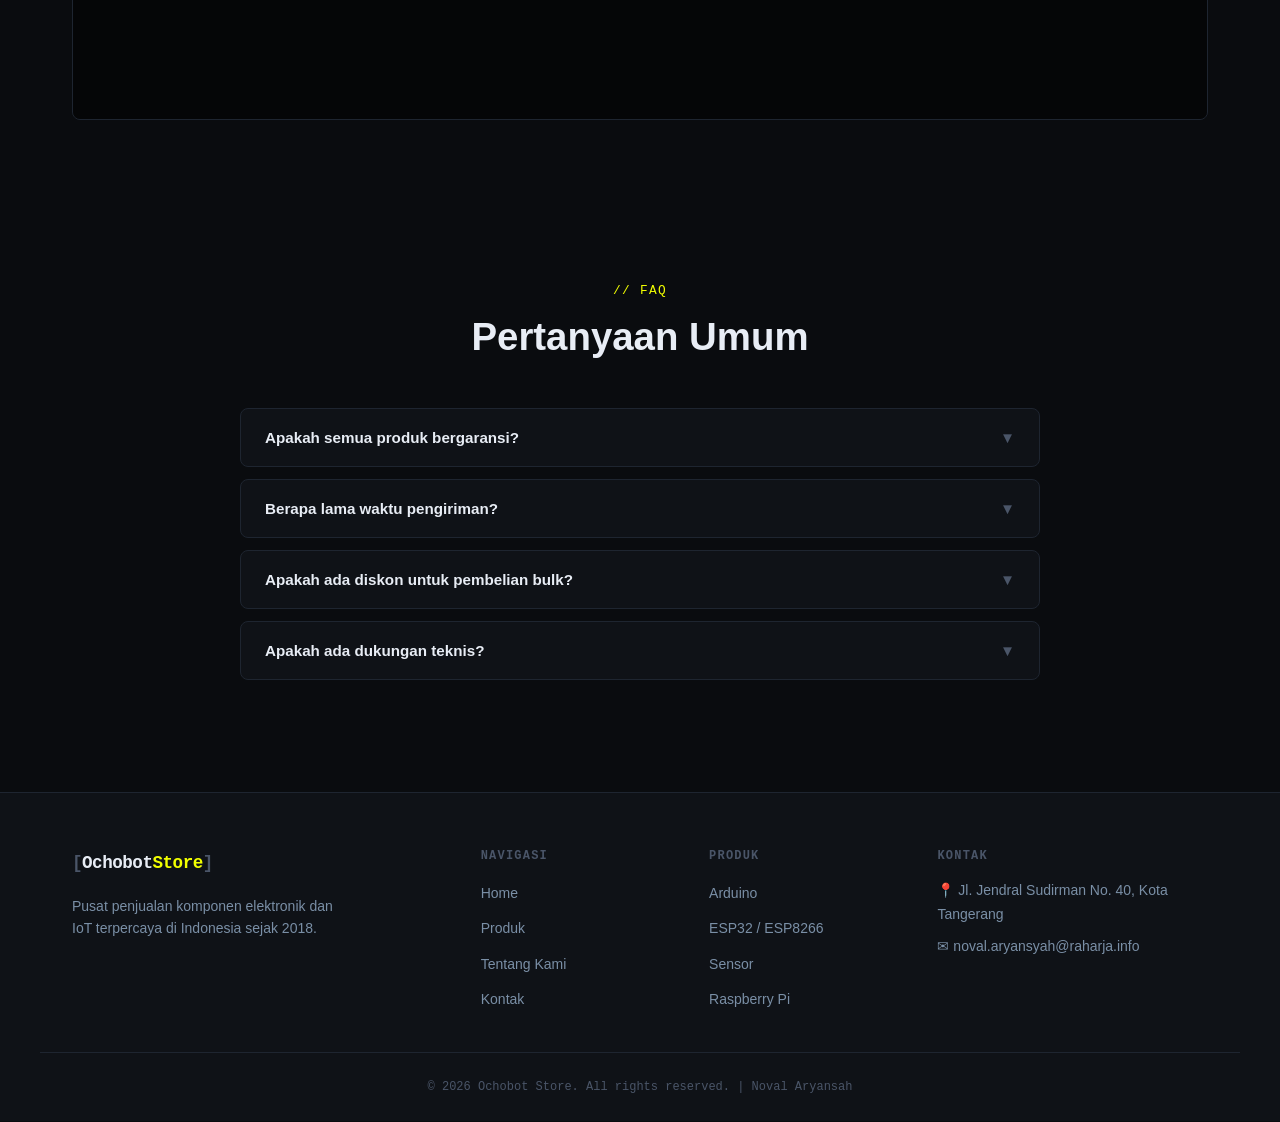
<file: kontak.html>
<!DOCTYPE html>
<html lang="id" data-theme="dark">
<head>
  <meta charset="UTF-8" />
  <meta name="viewport" content="width=device-width, initial-scale=1.0" />
  <title>Kontak — Ochobot Store</title>
  <link rel="stylesheet" href="style.css" />
  <!-- <link rel="preconnect" href="https://fonts.googleapis.com" />
  <link href="https://fonts.googleapis.com/css2?family=Space+Mono:wght@400;700&family=Syne:wght@400;600;700;800&display=swap" rel="stylesheet" /> -->
</head>
<body>

  <header class="navbar">
    <a href="index.html" class="logo">
      <span class="logo-bracket">[</span>Ochobot<span class="logo-accent">Store</span><span class="logo-bracket">]</span>
    </a>
    <nav class="nav-links">
      <a href="index.html" class="nav-link">Home</a>
      <a href="produk.html" class="nav-link">Produk</a>
      <!-- <a href="detail.html" class="nav-link">Detail Produk</a> -->
      <a href="tentang.html" class="nav-link">Tentang Kami</a>
      <a href="kontak.html" class="nav-link active">Kontak</a>
    </nav>
    <!-- <button class="theme-toggle" onclick="toggleTheme()" title="Toggle Dark/Light Mode">
      <span class="theme-icon">☀</span>
    </button> -->
    <button class="hamburger" onclick="toggleMenu()">☰</button>
  </header>

  <main>

    <!-- PAGE HERO -->
    <section class="page-hero">
      <div class="page-hero-content">
        <div class="section-tag">// Hubungi Kami</div>
        <h1>Ada Pertanyaan?</h1>
        <p>Tim kami siap membantu Anda — dari konsultasi produk hingga dukungan teknis.</p>
      </div>
    </section>

    <!-- CONTACT LAYOUT -->
    <section class="section contact-section">
      <div class="contact-layout">

        <!-- FORM -->
        <div class="contact-form-wrap">
          <div class="section-tag">// Kirim Pesan</div>
          <h2>Formulir Kontak</h2>
          <p class="form-sub">Isi form di bawah ini dan kami akan membalas dalam 1x24 jam kerja.</p>

          <form class="contact-form" id="contactForm" onsubmit="submitForm(event)">

            <div class="form-row">
              <div class="form-group">
                <label for="nama">Nama Lengkap <span class="required">*</span></label>
                <input type="text" id="nama" name="nama" placeholder="Contoh: Budi Santoso" required />
              </div>
              <div class="form-group">
                <label for="email">Alamat Email <span class="required">*</span></label>
                <input type="email" id="email" name="email" placeholder="nama@email.com" required />
              </div>
            </div>

            <div class="form-group">
              <label for="telepon">Nomor Telepon</label>
              <input type="tel" id="telepon" name="telepon" placeholder="+62 812 xxxx xxxx" />
            </div>

            <div class="form-group">
              <label for="subjek">Subjek <span class="required">*</span></label>
              <select id="subjek" name="subjek" required>
                <option value="">-- Pilih Subjek --</option>
                <option value="pertanyaan-produk">Pertanyaan Produk</option>
                <option value="status-pesanan">Status Pesanan</option>
                <option value="dukungan-teknis">Dukungan Teknis</option>
                <option value="kerjasama">Kerjasama / Wholesale</option>
                <option value="lainnya">Lainnya</option>
              </select>
            </div>

            <div class="form-group">
              <label for="pesan">Pesan <span class="required">*</span></label>
              <textarea id="pesan" name="pesan" rows="6" placeholder="Tuliskan pertanyaan atau pesan Anda di sini..." required></textarea>
            </div>

            <div class="form-group checkbox-group">
              <label class="checkbox-label">
                <input type="checkbox" id="setuju" required />
                <span>Saya menyetujui <a href="#">Kebijakan Privasi</a> Ochobot Store</span>
              </label>
            </div>

            <button type="submit" class="btn-primary btn-full">
              <span id="submitText">Kirim Pesan →</span>
            </button>

          </form>

          <!-- SUCCESS MESSAGE -->
          <div class="form-success" id="formSuccess" style="display:none;">
            <div class="success-icon">✓</div>
            <h3>Pesan Terkirim!</h3>
            <p>Terima kasih, kami akan membalas dalam 1x24 jam kerja.</p>
            <button class="btn-ghost" onclick="resetForm()">Kirim Pesan Lagi</button>
          </div>
        </div>

        <!-- CONTACT INFO -->
        <div class="contact-info">
          <div class="section-tag">// Info Kontak</div>
          <h2>Temukan Kami</h2>

          <div class="contact-cards">
            <div class="contact-card">
              <div class="contact-card-icon">📍</div>
              <div>
                <h4>Alamat Toko</h4>
                <p>Modern, Jl. Jenderal Sudirman No.40, RT.002/RW.006, Cikokol, Kec. Tangerang, Kota Tangerang, Banten 15117</p>
              </div>
            </div>

            <!-- <div class="contact-card">
              <div class="contact-card-icon">📞</div>
              <div>
                <h4>Telepon / WhatsApp</h4>
                <p>+62 812-3456-7890<br/><small>Senin – Sabtu, 09.00 – 17.00 WIB</small></p>
              </div>
            </div> -->

            <div class="contact-card">
              <div class="contact-card-icon">✉</div>
              <div>
                <h4>Email</h4>
                <p>noval.aryansyah@raharja.info<br/><small>Respon dalam 1x24 jam kerja</small></p>
              </div>
            </div>

            <div class="contact-card">
              <div class="contact-card-icon">🕐</div>
              <div>
                <h4>Jam Operasional</h4>
                <table class="hours-table">
                  <tr><td>Senin – Jumat</td><td>09.00 – 17.00</td></tr>
                  <tr><td>Sabtu</td><td>09.00 – 14.00</td></tr>
                  <tr><td>Minggu</td><td>Tutup</td></tr>
                </table>
              </div>
            </div>
          </div>

          <!-- SOSMED -->
          <div class="social-links">
            <h4>Ikuti Kami</h4>
            <div class="social-btns">
              <a href="#" class="social-btn">Instagram</a>
              <a href="#" class="social-btn">YouTube</a>
              <a href="#" class="social-btn">Tokopedia</a>
              <a href="#" class="social-btn">Shopee</a>
            </div>
          </div>

        </div>

      </div>
    </section>

    <!-- MAP PLACEHOLDER -->
    <section class="section map-section">
      <div class="section-tag">// Lokasi</div>
      <h2 class="section-title">Kunjungi Toko Kami</h2>
      <div class="map-placeholder">
        <div class="map-overlay">
          <!-- <span class="map-pin">📍</span>
          <p>Jl. Teknologi No. 42, Bandung</p>
          <a href="https://maps.google.com" target="_blank" class="btn-sm">Buka di Google Maps →</a> -->
          <iframe src="https://www.google.com/maps/embed?pb=!1m18!1m12!1m3!1d3966.5162931639547!2d106.63184197455601!3d-6.1954023937922695!2m3!1f0!2f0!3f0!3m2!1i1024!2i768!4f13.1!3m3!1m2!1s0x2e69f92f1c580343%3A0xe46d6a860cce25ec!2sUniversitas%20Raharja!5e0!3m2!1sid!2sid!4v1776959195217!5m2!1sid!2sid" width="1125" height="500" style="border:0;" allowfullscreen="" loading="lazy" referrerpolicy="no-referrer-when-downgrade"></iframe>
        </div>
      </div>
    </section>

    <!-- FAQ -->
    <section class="section faq-section">
      <div class="section-header">
        <div class="section-tag">// FAQ</div>
        <h2 class="section-title">Pertanyaan Umum</h2>
      </div>
      <div class="faq-list">
        <div class="faq-item">
          <button class="faq-q" onclick="toggleFaq(this)">
            Apakah semua produk bergaransi? <span class="faq-arrow">▼</span>
          </button>
          <div class="faq-a">
            <p>Ya, semua produk yang kami jual bergaransi original. Garansi berlaku selama 1–12 bulan tergantung jenis produk. Jika ada kerusakan dalam masa garansi, kami akan mengganti produk.</p>
          </div>
        </div>
        <div class="faq-item">
          <button class="faq-q" onclick="toggleFaq(this)">
            Berapa lama waktu pengiriman? <span class="faq-arrow">▼</span>
          </button>
          <div class="faq-a">
            <p>Pengiriman regular membutuhkan 2–5 hari kerja. Untuk pengiriman ekspres (same-day atau next-day), tersedia untuk kota Bandung dan sekitarnya.</p>
          </div>
        </div>
        <div class="faq-item">
          <button class="faq-q" onclick="toggleFaq(this)">
            Apakah ada diskon untuk pembelian bulk? <span class="faq-arrow">▼</span>
          </button>
          <div class="faq-a">
            <p>Tentu! Kami memberikan diskon mulai dari 10–30% untuk pembelian 10 unit ke atas. Silahkan hubungi kami melalui email atau WhatsApp untuk informasi harga wholesale.</p>
          </div>
        </div>
        <div class="faq-item">
          <button class="faq-q" onclick="toggleFaq(this)">
            Apakah ada dukungan teknis? <span class="faq-arrow">▼</span>
          </button>
          <div class="faq-a">
            <p>Kami memiliki tim engineer yang siap membantu troubleshooting, konsultasi desain sirkuit, dan rekomendasi komponen. Hubungi kami melalui email atau WhatsApp.</p>
          </div>
        </div>
      </div>
    </section>

  </main>

  <!-- FORM TOAST -->
  <div class="toast" id="formToast"></div>

  <footer class="footer">
    <div class="footer-grid">
      <div class="footer-brand">
        <div class="logo"><span class="logo-bracket">[</span>Ochobot<span class="logo-accent">Store</span><span class="logo-bracket">]</span></div>
        <p>Pusat penjualan komponen elektronik dan IoT terpercaya di Indonesia sejak 2018.</p>
      </div>
      <div class="footer-links">
        <h4>Navigasi</h4>
        <ul>
          <li><a href="index.html">Home</a></li>
          <li><a href="produk.html">Produk</a></li>
          <li><a href="tentang.html">Tentang Kami</a></li>
          <li><a href="kontak.html">Kontak</a></li>
        </ul>
      </div>
      <div class="footer-links">
        <h4>Produk</h4>
        <ul>
          <li><a href="produk.html">Arduino</a></li>
          <li><a href="produk.html">ESP32 / ESP8266</a></li>
          <li><a href="produk.html">Sensor</a></li>
          <li><a href="produk.html">Raspberry Pi</a></li>
        </ul>
      </div>
      <div class="footer-contact">
        <h4>Kontak</h4>
        <p>📍 Jl. Jendral Sudirman No. 40, Kota Tangerang</p>
        <p>✉ noval.aryansyah@raharja.info</p>
      </div>
    </div>
    <div class="footer-bottom">
      <p>© 2026 Ochobot Store. All rights reserved. | Noval Aryansah</p>
    </div>
  </footer>

  <script src="script.js"></script>
</body>
</html>
</file>
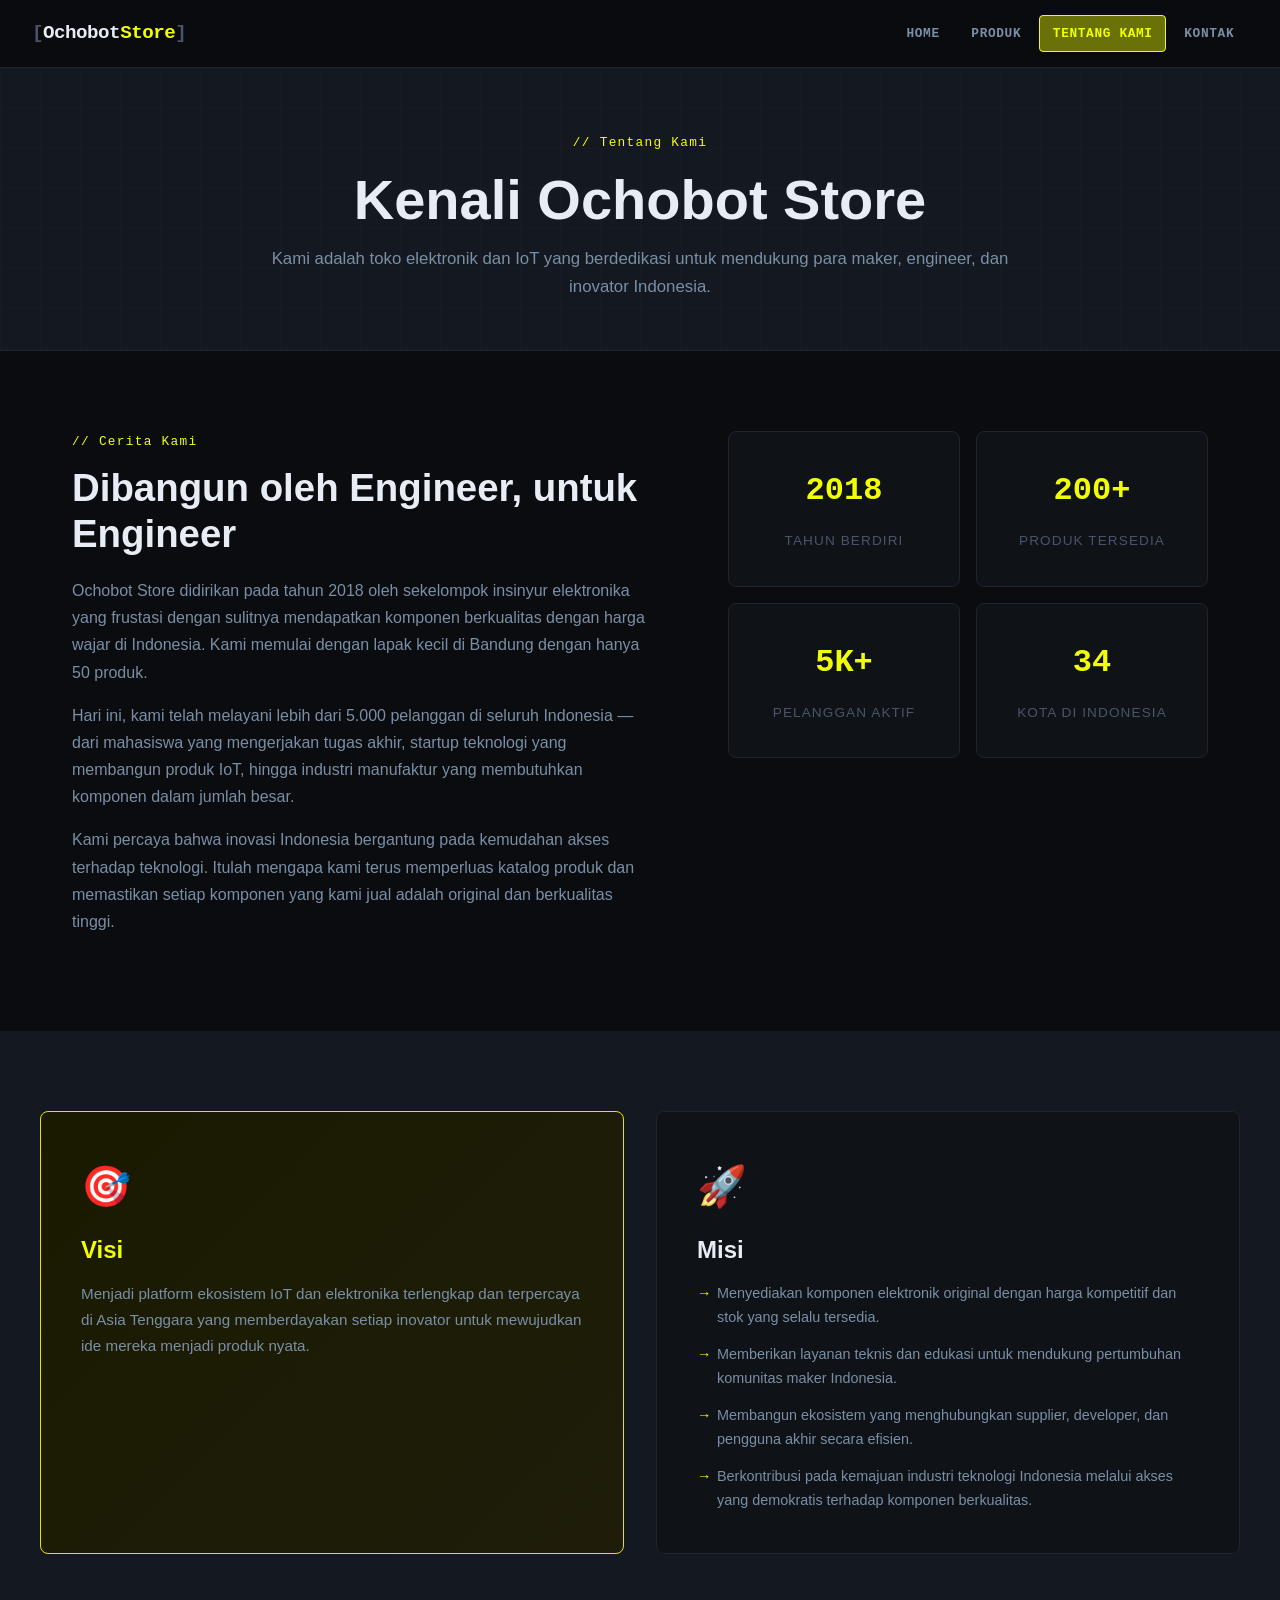
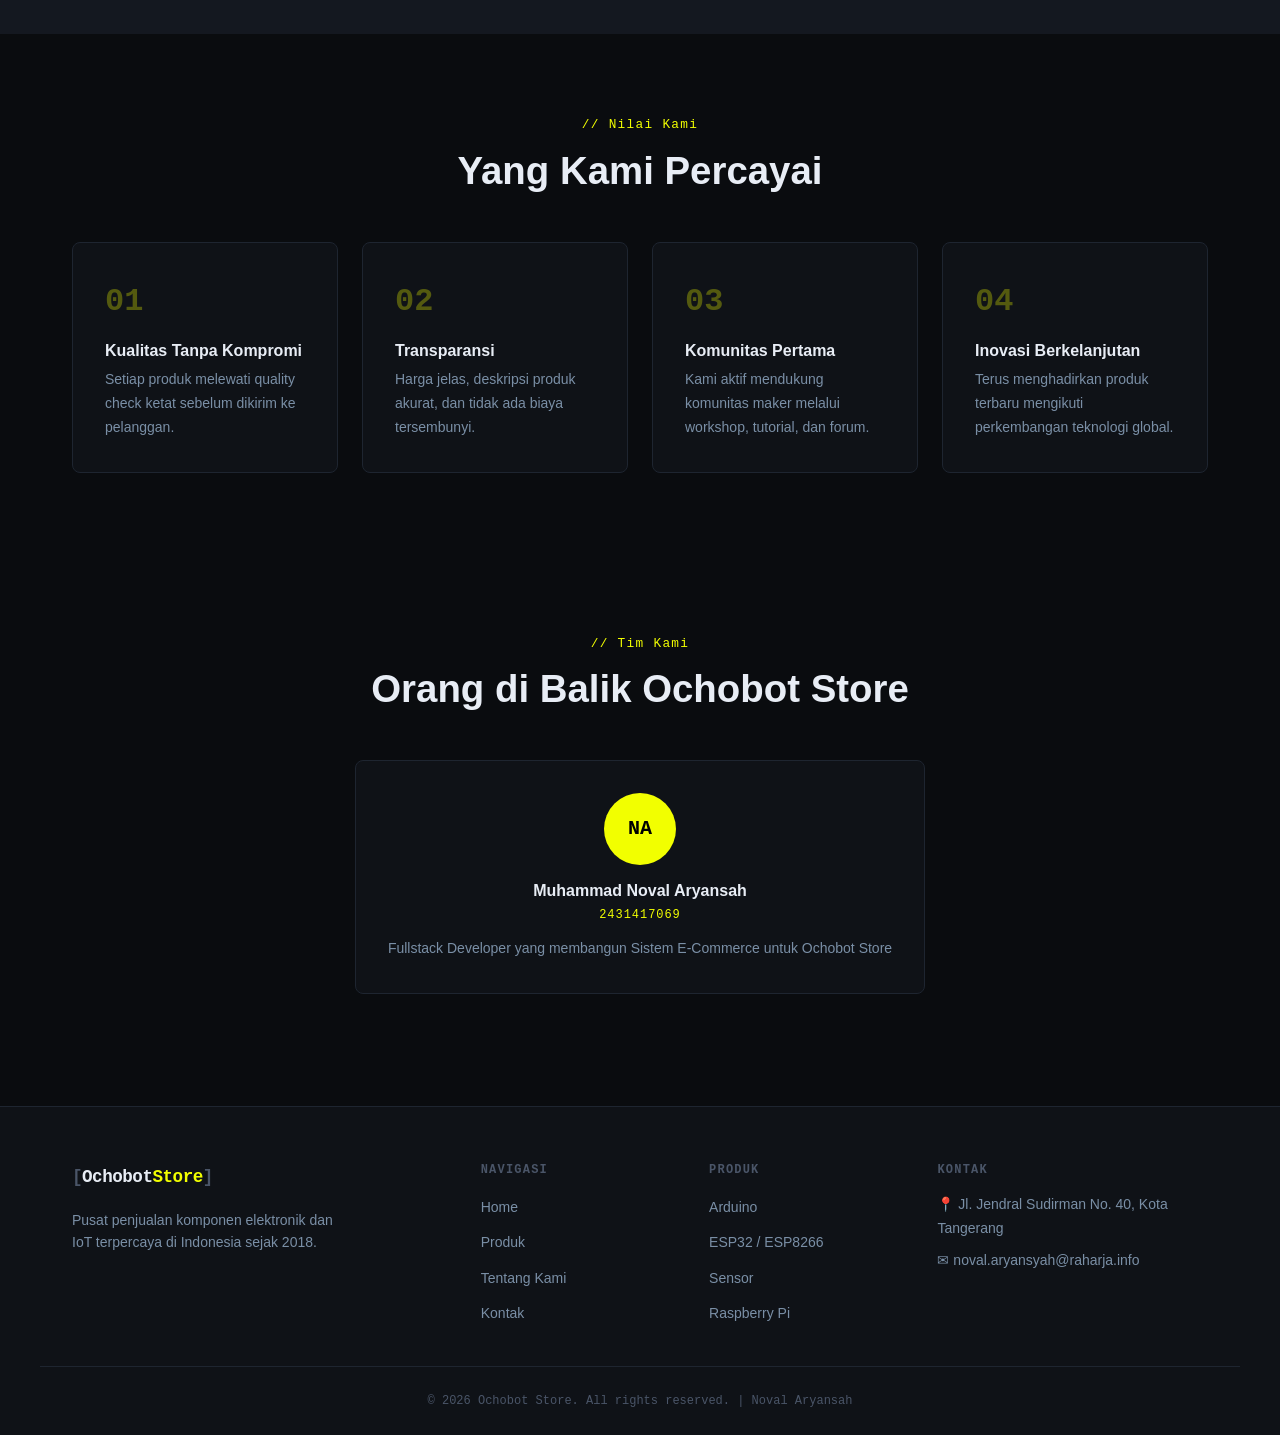
<file: tentang.html>
<!DOCTYPE html>
<html lang="id" data-theme="dark">
<head>
  <meta charset="UTF-8" />
  <meta name="viewport" content="width=device-width, initial-scale=1.0" />
  <title>Tentang Kami — Ochobot Store</title>
  <link rel="stylesheet" href="style.css" />
  <!-- <link rel="preconnect" href="https://fonts.googleapis.com" />
  <link href="https://fonts.googleapis.com/css2?family=Space+Mono:wght@400;700&family=Syne:wght@400;600;700;800&display=swap" rel="stylesheet" /> -->
</head>
<body>

  <header class="navbar">
    <a href="index.html" class="logo">
      <span class="logo-bracket">[</span>Ochobot<span class="logo-accent">Store</span><span class="logo-bracket">]</span>
    </a>
    <nav class="nav-links">
      <a href="index.html" class="nav-link">Home</a>
      <a href="produk.html" class="nav-link">Produk</a>
      <!-- <a href="detail.html" class="nav-link">Detail Produk</a> -->
      <a href="tentang.html" class="nav-link active">Tentang Kami</a>
      <a href="kontak.html" class="nav-link">Kontak</a>
    </nav>
    <!-- <button class="theme-toggle" onclick="toggleTheme()" title="Toggle Dark/Light Mode">
      <span class="theme-icon">☀</span>
    </button> -->
    <button class="hamburger" onclick="toggleMenu()">☰</button>
  </header>

  <main>

    <!-- PAGE HERO -->
    <section class="page-hero">
      <div class="page-hero-content">
        <div class="section-tag">// Tentang Kami</div>
        <h1>Kenali Ochobot Store</h1>
        <p>Kami adalah toko elektronik dan IoT yang berdedikasi untuk mendukung para maker, engineer, dan inovator Indonesia.</p>
      </div>
    </section>

    <!-- STORY SECTION -->
    <section class="section story-section">
      <div class="story-layout">
        <div class="story-text">
          <div class="section-tag">// Cerita Kami</div>
          <h2>Dibangun oleh Engineer, untuk Engineer</h2>
          <p>
            Ochobot Store didirikan pada tahun 2018 oleh sekelompok insinyur elektronika yang frustasi dengan sulitnya mendapatkan komponen berkualitas dengan harga wajar di Indonesia. Kami memulai dengan lapak kecil di Bandung dengan hanya 50 produk.
          </p>
          <p>
            Hari ini, kami telah melayani lebih dari 5.000 pelanggan di seluruh Indonesia — dari mahasiswa yang mengerjakan tugas akhir, startup teknologi yang membangun produk IoT, hingga industri manufaktur yang membutuhkan komponen dalam jumlah besar.
          </p>
          <p>
            Kami percaya bahwa inovasi Indonesia bergantung pada kemudahan akses terhadap teknologi. Itulah mengapa kami terus memperluas katalog produk dan memastikan setiap komponen yang kami jual adalah original dan berkualitas tinggi.
          </p>
        </div>
        <div class="story-stats-grid">
          <div class="story-stat">
            <span class="story-num">2018</span>
            <span class="story-label">Tahun Berdiri</span>
          </div>
          <div class="story-stat">
            <span class="story-num">200+</span>
            <span class="story-label">Produk Tersedia</span>
          </div>
          <div class="story-stat">
            <span class="story-num">5K+</span>
            <span class="story-label">Pelanggan Aktif</span>
          </div>
          <div class="story-stat">
            <span class="story-num">34</span>
            <span class="story-label">Kota di Indonesia</span>
          </div>
        </div>
      </div>
    </section>

    <!-- VISION MISSION -->
    <section class="section vismis-section">
      <div class="vismis-grid">
        <div class="vismis-card vismis-vision">
          <div class="vismis-icon">🎯</div>
          <h3>Visi</h3>
          <p>
            Menjadi platform ekosistem IoT dan elektronika terlengkap dan terpercaya di Asia Tenggara yang memberdayakan setiap inovator untuk mewujudkan ide mereka menjadi produk nyata.
          </p>
        </div>
        <div class="vismis-card vismis-mission">
          <div class="vismis-icon">🚀</div>
          <h3>Misi</h3>
          <ul>
            <li>Menyediakan komponen elektronik original dengan harga kompetitif dan stok yang selalu tersedia.</li>
            <li>Memberikan layanan teknis dan edukasi untuk mendukung pertumbuhan komunitas maker Indonesia.</li>
            <li>Membangun ekosistem yang menghubungkan supplier, developer, dan pengguna akhir secara efisien.</li>
            <li>Berkontribusi pada kemajuan industri teknologi Indonesia melalui akses yang demokratis terhadap komponen berkualitas.</li>
          </ul>
        </div>
      </div>
    </section>

    <!-- VALUES -->
    <section class="section values-section">
      <div class="section-header">
        <div class="section-tag">// Nilai Kami</div>
        <h2 class="section-title">Yang Kami Percayai</h2>
      </div>
      <div class="values-grid">
        <div class="value-card">
          <div class="value-num">01</div>
          <h4>Kualitas Tanpa Kompromi</h4>
          <p>Setiap produk melewati quality check ketat sebelum dikirim ke pelanggan.</p>
        </div>
        <div class="value-card">
          <div class="value-num">02</div>
          <h4>Transparansi</h4>
          <p>Harga jelas, deskripsi produk akurat, dan tidak ada biaya tersembunyi.</p>
        </div>
        <div class="value-card">
          <div class="value-num">03</div>
          <h4>Komunitas Pertama</h4>
          <p>Kami aktif mendukung komunitas maker melalui workshop, tutorial, dan forum.</p>
        </div>
        <div class="value-card">
          <div class="value-num">04</div>
          <h4>Inovasi Berkelanjutan</h4>
          <p>Terus menghadirkan produk terbaru mengikuti perkembangan teknologi global.</p>
        </div>
      </div>
    </section>

    <!-- TEAM -->
    <section class="section team-section">
      <div class="section-header">
        <div class="section-tag">// Tim Kami</div>
        <h2 class="section-title">Orang di Balik Ochobot Store</h2>
      </div>
      <div class="team-grid">
        <div class="team-card">
          <div class="team-avatar" style="background: var(--accent);">NA</div>
          <h4>Muhammad Noval Aryansah</h4>
          <span class="team-role">2431417069</span>
          <p>Fullstack Developer yang membangun Sistem E-Commerce untuk Ochobot Store</p>
        </div>
        <!-- <div class="team-card">
          <div class="team-avatar" style="background: #00d4aa;">SA</div>
          <h4>Sari Anggraini</h4>
          <span class="team-role">Head of Operations</span>
          <p>Ahli supply chain management dengan jaringan supplier luas di seluruh Asia.</p>
        </div>
        <div class="team-card">
          <div class="team-avatar" style="background: #f59e0b;">DP</div>
          <h4>Dimas Pratama</h4>
          <span class="team-role">Lead Engineer</span>
          <p>Spesialis firmware development dan IoT cloud platform. Open-source contributor aktif.</p>
        </div>
        <div class="team-card">
          <div class="team-avatar" style="background: #ec4899;">LN</div>
          <h4>Laila Nurhayati</h4>
          <span class="team-role">Customer Experience</span>
          <p>Memastikan setiap pelanggan mendapat pengalaman berbelanja terbaik.</p>
        </div> -->
      </div>
    </section>

  </main>

  <footer class="footer">
    <div class="footer-grid">
      <div class="footer-brand">
        <div class="logo"><span class="logo-bracket">[</span>Ochobot<span class="logo-accent">Store</span><span class="logo-bracket">]</span></div>
        <p>Pusat penjualan komponen elektronik dan IoT terpercaya di Indonesia sejak 2018.</p>
      </div>
      <div class="footer-links">
        <h4>Navigasi</h4>
        <ul>
          <li><a href="index.html">Home</a></li>
          <li><a href="produk.html">Produk</a></li>
          <li><a href="tentang.html">Tentang Kami</a></li>
          <li><a href="kontak.html">Kontak</a></li>
        </ul>
      </div>
      <div class="footer-links">
        <h4>Produk</h4>
        <ul>
          <li><a href="produk.html">Arduino</a></li>
          <li><a href="produk.html">ESP32 / ESP8266</a></li>
          <li><a href="produk.html">Sensor</a></li>
          <li><a href="produk.html">Raspberry Pi</a></li>
        </ul>
      </div>
      <div class="footer-contact">
        <h4>Kontak</h4>
        <p>📍 Jl. Jendral Sudirman No. 40, Kota Tangerang</p>
        <p>✉ noval.aryansyah@raharja.info</p>
      </div>
    </div>
    <div class="footer-bottom">
      <p>© 2026 Ochobot Store. All rights reserved. | Noval Aryansah</p>
    </div>
  </footer>

  <script src="script.js"></script>
</body>
</html>
</file>
<file: style.css>
/* =============================================
   IoT STORE — STYLESHEET
   Aesthetic: Industrial-Tech / Circuit Board
   Fonts: Syne (headings) + Space Mono (code/accent)
   ============================================= */

/* ─── CSS VARIABLES ─── */
:root {
  --accent: #f2ff00;
  --accent-dim: #e4e400;
  --accent-glow: rgba(238, 255, 0, 0.418);
  --font-display: 'Syne', sans-serif;
  --font-mono: 'Space Mono', monospace;
  --radius: 4px;
  --radius-lg: 8px;
  --transition: 0.25s ease;
}

[data-theme="dark"] {
  --bg: #0a0c0f;
  --bg-card: #0f1217;
  --bg-surface: #141820;
  --bg-border: #1e2530;
  --text-primary: #e8edf5;
  --text-secondary: #7a8fa6;
  --text-muted: #4a5568;
  --navbar-bg: rgba(10, 12, 15, 0.95);
  --shadow: 0 4px 20px rgba(0,0,0,0.4);
  --shadow-card: 0 2px 12px rgba(0,0,0,0.3);
}

[data-theme="light"] {
  --bg: #f0f4f8;
  --bg-card: #ffffff;
  --bg-surface: #e8eef5;
  --bg-border: #cdd5e0;
  --text-primary: #1a202c;
  --text-secondary: #4a5568;
  --text-muted: #a0aec0;
  --navbar-bg: rgba(240, 244, 248, 0.95);
  --shadow: 0 4px 20px rgba(0,0,0,0.1);
  --shadow-card: 0 2px 12px rgba(0,0,0,0.08);
}

/* ─── RESET & BASE ─── */
*, *::before, *::after { box-sizing: border-box; margin: 0; padding: 0; }

html { scroll-behavior: smooth; }

body {
  font-family: var(--font-display);
  background: var(--bg);
  color: var(--text-primary);
  line-height: 1.7;
  transition: background var(--transition), color var(--transition);
  overflow-x: hidden;
}

img { max-width: 100%; height: auto; display: block; }
a { text-decoration: none; color: inherit; }
ul { list-style: none; }
button { cursor: pointer; border: none; background: none; font-family: inherit; }

/* ─── SCROLLBAR ─── */
::-webkit-scrollbar { width: 6px; }
::-webkit-scrollbar-track { background: var(--bg); }
::-webkit-scrollbar-thumb { background: var(--accent-dim); border-radius: 3px; }

/* ─── TYPOGRAPHY ─── */
h1, h2, h3, h4 { font-family: var(--font-display); font-weight: 700; line-height: 1.2; }
h1 { font-size: clamp(2rem, 5vw, 3.5rem); font-weight: 800; }
h2 { font-size: clamp(1.5rem, 3vw, 2.5rem); }
h3 { font-size: 1.25rem; }
h4 { font-size: 1rem; }

/* ─── NAVBAR ─── */
.navbar {
  position: sticky;
  top: 0;
  z-index: 1000;
  background: var(--navbar-bg);
  backdrop-filter: blur(12px);
  border-bottom: 1px solid var(--bg-border);
  padding: 0 2rem;
  display: flex;
  align-items: center;
  gap: 2rem;
  height: 68px;
  transition: background var(--transition);
}

.logo {
  font-family: var(--font-mono);
  font-size: 1.2rem;
  font-weight: 700;
  letter-spacing: -0.5px;
  white-space: nowrap;
}
.logo-bracket { color: var(--text-muted); }
.logo-accent { color: var(--accent); }

.nav-links {
  display: flex;
  gap: 0.25rem;
  margin-left: auto;
}

.nav-link {
  font-family: var(--font-mono);
  font-size: 0.8rem;
  font-weight: 700;
  letter-spacing: 0.05em;
  color: var(--text-secondary);
  padding: 0.4rem 0.8rem;
  border-radius: var(--radius);
  transition: all var(--transition);
  border: 1px solid transparent;
  text-transform: uppercase;
}
.nav-link:hover, .nav-link.active {
  color: var(--accent);
  border-color: var(--accent);
  background: var(--accent-glow);
}

.theme-toggle {
  width: 38px;
  height: 38px;
  border-radius: var(--radius);
  border: 1px solid var(--bg-border);
  display: flex;
  align-items: center;
  justify-content: center;
  font-size: 1rem;
  color: var(--text-secondary);
  transition: all var(--transition);
  flex-shrink: 0;
}
.theme-toggle:hover {
  border-color: var(--accent);
  color: var(--accent);
  background: var(--accent-glow);
}

.hamburger {
  display: none;
  font-size: 1.4rem;
  color: var(--text-primary);
  padding: 0.25rem;
}

/* Mobile nav */
@media (max-width: 768px) {
  .nav-links {
    display: none;
    position: fixed;
    top: 68px;
    left: 0;
    right: 0;
    background: var(--bg-card);
    flex-direction: column;
    padding: 1rem;
    gap: 0.5rem;
    border-bottom: 1px solid var(--bg-border);
    box-shadow: var(--shadow);
  }
  .nav-links.open { display: flex; }
  .nav-link { padding: 0.75rem 1rem; }
  .hamburger { display: block; margin-left: auto; }
  .navbar { gap: 1rem; }
}

/* ─── BUTTONS ─── */
.btn-primary {
  display: inline-flex;
  align-items: center;
  gap: 0.5rem;
  background: var(--accent);
  color: #000;
  font-family: var(--font-mono);
  font-size: 0.85rem;
  font-weight: 700;
  padding: 0.75rem 1.5rem;
  border-radius: var(--radius);
  letter-spacing: 0.03em;
  transition: all var(--transition);
  border: 2px solid var(--accent);
}
.btn-primary:hover {
  background: transparent;
  color: var(--accent);
  transform: translateY(-2px);
  box-shadow: 0 8px 24px var(--accent-glow);
}

.btn-ghost {
  display: inline-flex;
  align-items: center;
  gap: 0.5rem;
  background: transparent;
  color: var(--text-primary);
  font-family: var(--font-mono);
  font-size: 0.85rem;
  font-weight: 700;
  padding: 0.75rem 1.5rem;
  border-radius: var(--radius);
  border: 2px solid var(--bg-border);
  transition: all var(--transition);
  letter-spacing: 0.03em;
}
.btn-ghost:hover {
  border-color: var(--text-secondary);
  color: var(--text-primary);
  transform: translateY(-2px);
}

.btn-sm {
  display: inline-flex;
  align-items: center;
  background: var(--accent-glow);
  color: var(--accent);
  font-family: var(--font-mono);
  font-size: 0.75rem;
  font-weight: 700;
  padding: 0.4rem 0.9rem;
  border-radius: var(--radius);
  border: 1px solid var(--accent);
  transition: all var(--transition);
  letter-spacing: 0.03em;
}
.btn-sm:hover {
  background: var(--accent);
  color: #000;
}

.btn-full { width: 100%; justify-content: center; }
.btn-cart { width: 100%; justify-content: center; margin-top: 1rem; }
.btn-buy { width: 100%; justify-content: center; margin-top: 0.5rem; }

/* ─── BADGES ─── */
.badge {
  display: inline-block;
  font-family: var(--font-mono);
  font-size: 0.65rem;
  font-weight: 700;
  padding: 0.2rem 0.5rem;
  border-radius: var(--radius);
  letter-spacing: 0.08em;
  text-transform: uppercase;
}
.badge-hot { background: #ff4444; color: #fff; }
.badge-new { background: var(--accent); color: #000; }
.badge-sale { background: #f59e0b; color: #000; }
.badge-popular { background: #8b5cf6; color: #fff; }

/* ─── SECTION TAG ─── */
.section-tag {
  font-family: var(--font-mono);
  font-size: 0.8rem;
  color: var(--accent);
  letter-spacing: 0.1em;
  margin-bottom: 0.75rem;
}

/* ─── SECTION ─── */
.section {
  padding: 5rem 2rem;
  max-width: 1200px;
  margin: 0 auto;
}

.section-header {
  text-align: center;
  margin-bottom: 3rem;
}
.section-title {
  margin-bottom: 0.75rem;
}
.section-sub {
  color: var(--text-secondary);
  font-size: 1rem;
}
.section-cta {
  text-align: center;
  margin-top: 3rem;
}

/* ─── HERO ─── */
.hero {
  position: relative;
  min-height: 90vh;
  display: grid;
  grid-template-columns: 1fr 1fr;
  align-items: center;
  gap: 4rem;
  padding: 6rem 2rem 4rem;
  max-width: 1200px;
  margin: 0 auto;
  overflow: hidden;
}

.hero-grid-bg {
  position: fixed;
  top: 0;
  left: 0;
  right: 0;
  bottom: 0;
  background-image:
    linear-gradient(var(--bg-border) 1px, transparent 1px),
    linear-gradient(90deg, var(--bg-border) 1px, transparent 1px);
  background-size: 60px 60px;
  opacity: 0.3;
  pointer-events: none;
  z-index: -1;
}

.hero-content { z-index: 1; }

.hero-tag {
  font-family: var(--font-mono);
  font-size: 0.85rem;
  color: var(--accent);
  margin-bottom: 1.25rem;
  letter-spacing: 0.05em;
}

.hero-title {
  font-size: clamp(2.5rem, 6vw, 4.5rem);
  font-weight: 800;
  line-height: 1.05;
  letter-spacing: -0.02em;
  margin-bottom: 1.25rem;
}
.hero-accent { color: var(--accent); }

.hero-desc {
  color: var(--text-secondary);
  font-size: 1.05rem;
  max-width: 480px;
  margin-bottom: 2rem;
}

.hero-btns {
  display: flex;
  gap: 1rem;
  flex-wrap: wrap;
  margin-bottom: 3rem;
}

.hero-stats {
  display: flex;
  align-items: center;
  gap: 1.5rem;
}
.stat { text-align: center; }
.stat-num {
  display: block;
  font-family: var(--font-mono);
  font-size: 1.5rem;
  font-weight: 700;
  color: var(--accent);
}
.stat-label {
  display: block;
  font-size: 0.8rem;
  color: var(--text-muted);
  text-transform: uppercase;
  letter-spacing: 0.08em;
}
.stat-divider {
  width: 1px;
  height: 40px;
  background: var(--bg-border);
}

.hero-visual {
  position: relative;
  display: flex;
  align-items: center;
  justify-content: center;
}

.hero-card-float {
  background: var(--bg-card);
  border: 1px solid var(--bg-border);
  border-radius: var(--radius-lg);
  padding: 1.5rem;
  box-shadow: 0 20px 60px rgba(0,0,0,0.3), 0 0 60px var(--accent-glow);
  animation: float 4s ease-in-out infinite;
  max-width: 360px;
  width: 100%;
}
.hero-card-float img {
  border-radius: var(--radius);
  width: 100%;
  height: 240px;
  object-fit: cover;
}
.hero-card-label {
  font-family: var(--font-mono);
  font-size: 0.9rem;
  color: var(--accent);
  margin-top: 1rem;
  text-align: center;
}

@keyframes float {
  0%, 100% { transform: translateY(0); }
  50% { transform: translateY(-12px); }
}

@media (max-width: 768px) {
  .hero { grid-template-columns: 1fr; min-height: auto; padding-top: 3rem; }
  .hero-visual { display: none; }
}

/* ─── FEATURED GRID ─── */
.featured-grid {
  display: grid;
  grid-template-columns: repeat(auto-fill, minmax(260px, 1fr));
  gap: 1.5rem;
}

.feat-card {
  background: var(--bg-card);
  border: 1px solid var(--bg-border);
  border-radius: var(--radius-lg);
  overflow: hidden;
  transition: all var(--transition);
}
.feat-card:hover {
  border-color: var(--accent);
  transform: translateY(-4px);
  box-shadow: 0 16px 40px rgba(0,0,0,0.2), 0 0 0 1px var(--accent);
}

.feat-img-wrap {
  position: relative;
  height: 200px;
  overflow: hidden;
  background: var(--bg-surface);
}
.feat-img-wrap img {
  width: 100%;
  height: 100%;
  object-fit: cover;
  transition: transform 0.4s ease;
}
.feat-card:hover .feat-img-wrap img { transform: scale(1.05); }
.feat-img-wrap .badge { position: absolute; top: 0.75rem; right: 0.75rem; }

.feat-info { padding: 1.25rem; }
.feat-info h3 { font-size: 1rem; margin-bottom: 0.5rem; }
.feat-info p { color: var(--text-secondary); font-size: 0.875rem; margin-bottom: 1rem; line-height: 1.5; }

.feat-footer {
  display: flex;
  align-items: center;
  justify-content: space-between;
}

/* ─── PRICES ─── */
.price {
  font-family: var(--font-mono);
  font-size: 1rem;
  font-weight: 700;
  color: var(--accent);
}
.price-old {
  font-family: var(--font-mono);
  font-size: 0.8rem;
  color: var(--text-muted);
  text-decoration: line-through;
  display: block;
}

/* ─── WHY US ─── */
.why-us { background: var(--bg-surface); padding: 5rem 2rem; max-width: 100%; }
.why-us > * { max-width: 1200px; margin-left: auto; margin-right: auto; }
.why-us .section-header { max-width: 1200px; margin: 0 auto 3rem; }

.why-grid {
  display: grid;
  grid-template-columns: repeat(auto-fill, minmax(240px, 1fr));
  gap: 1.5rem;
  max-width: 1200px;
  margin: 0 auto;
}

.why-card {
  background: var(--bg-card);
  border: 1px solid var(--bg-border);
  border-radius: var(--radius-lg);
  padding: 2rem;
  transition: all var(--transition);
}
.why-card:hover {
  border-color: var(--accent);
  box-shadow: 0 0 20px var(--accent-glow);
}
.why-icon { font-size: 2rem; margin-bottom: 1rem; }
.why-card h3 { margin-bottom: 0.5rem; font-size: 1.1rem; }
.why-card p { color: var(--text-secondary); font-size: 0.9rem; }

/* ─── NEWSLETTER ─── */
.newsletter-strip {
  background: linear-gradient(135deg, #1a1a00 0%, #1a1a00 100%);
  border-top: 1px solid var(--accent-dim);
  border-bottom: 1px solid var(--accent-dim);
  padding: 3rem 2rem;
}
.newsletter-content {
  max-width: 600px;
  margin: 0 auto;
  text-align: center;
}
.newsletter-content h3 { font-size: 1.75rem; color: var(--accent); margin-bottom: 0.5rem; }
.newsletter-content p { color: var(--text-secondary); margin-bottom: 1.5rem; }
.newsletter-form {
  display: flex;
  gap: 0.75rem;
  max-width: 440px;
  margin: 0 auto;
}
.newsletter-form input {
  flex: 1;
  background: var(--bg-surface);
  border: 1px solid var(--bg-border);
  color: var(--text-primary);
  padding: 0.75rem 1rem;
  border-radius: var(--radius);
  font-family: var(--font-display);
  font-size: 0.9rem;
}
.newsletter-form input::placeholder { color: var(--text-muted); }
.newsletter-form input:focus { outline: none; border-color: var(--accent); }

/* ─── PAGE HERO ─── */
.page-hero {
  background: var(--bg-surface);
  border-bottom: 1px solid var(--bg-border);
  padding: 4rem 2rem 3rem;
  position: relative;
  overflow: hidden;
}
.page-hero::before {
  content: '';
  position: absolute;
  top: 0; left: 0; right: 0; bottom: 0;
  background-image:
    linear-gradient(var(--bg-border) 1px, transparent 1px),
    linear-gradient(90deg, var(--bg-border) 1px, transparent 1px);
  background-size: 40px 40px;
  opacity: 0.3;
}
.page-hero-content {
  max-width: 800px;
  margin: 0 auto;
  position: relative;
  z-index: 1;
  text-align: center;
}
.page-hero-content h1 { margin-bottom: 0.75rem; }
.page-hero-content p { color: var(--text-secondary); font-size: 1.05rem; }

/* ─── FILTER BAR ─── */
.filter-bar {
  background: var(--bg-card);
  border-bottom: 1px solid var(--bg-border);
  padding: 1rem 2rem;
  position: sticky;
  top: 68px;
  z-index: 100;
}
.filter-inner {
  max-width: 1200px;
  margin: 0 auto;
  display: flex;
  align-items: center;
  gap: 0.75rem;
  flex-wrap: wrap;
}
.filter-label {
  font-family: var(--font-mono);
  font-size: 0.8rem;
  color: var(--text-muted);
  text-transform: uppercase;
  letter-spacing: 0.08em;
}
.filter-btn {
  font-family: var(--font-mono);
  font-size: 0.75rem;
  font-weight: 700;
  letter-spacing: 0.05em;
  color: var(--text-secondary);
  padding: 0.35rem 0.9rem;
  border-radius: var(--radius);
  border: 1px solid var(--bg-border);
  transition: all var(--transition);
  text-transform: uppercase;
}
.filter-btn:hover, .filter-btn.active {
  background: var(--accent-glow);
  color: var(--accent);
  border-color: var(--accent);
}

/* ─── PRODUCTS GRID ─── */
.products-section { padding-top: 3rem; }
.products-grid {
  display: grid;
  grid-template-columns: repeat(auto-fill, minmax(280px, 1fr));
  gap: 1.5rem;
}

.product-card {
  background: var(--bg-card);
  border: 1px solid var(--bg-border);
  border-radius: var(--radius-lg);
  overflow: hidden;
  transition: all var(--transition);
}
.product-card:hover {
  border-color: var(--accent);
  transform: translateY(-4px);
  box-shadow: 0 16px 40px rgba(0,0,0,0.2);
}
.product-card.hidden { display: none; }

.product-img-wrap {
  position: relative;
  height: 220px;
  overflow: hidden;
  background: var(--bg-surface);
}
.product-img-wrap img {
  width: 100%;
  height: 100%;
  object-fit: cover;
  transition: transform 0.4s ease;
}
.product-card:hover .product-img-wrap img { transform: scale(1.05); }
.product-img-wrap .badge { position: absolute; top: 0.75rem; right: 0.75rem; }

.product-info { padding: 1.25rem; }
.product-cat {
  font-family: var(--font-mono);
  font-size: 0.7rem;
  color: var(--accent);
  text-transform: uppercase;
  letter-spacing: 0.1em;
}
.product-info h3 { font-size: 1rem; margin: 0.4rem 0 0.5rem; }
.product-desc { color: var(--text-secondary); font-size: 0.875rem; margin-bottom: 1rem; line-height: 1.5; }

.product-footer {
  display: flex;
  align-items: center;
  justify-content: space-between;
  gap: 0.5rem;
  flex-wrap: wrap;
}

/* ─── BREADCRUMB ─── */
.breadcrumb {
  max-width: 1200px;
  margin: 0 auto;
  padding: 1rem 2rem;
  font-family: var(--font-mono);
  font-size: 0.8rem;
  color: var(--text-muted);
  display: flex;
  align-items: center;
  gap: 0.5rem;
}
.breadcrumb a { color: var(--text-secondary); transition: color var(--transition); }
.breadcrumb a:hover { color: var(--accent); }
.breadcrumb span:last-child { color: var(--accent); }

/* ─── DETAIL SECTION ─── */
.detail-section { padding-top: 2rem; }

.detail-layout {
  display: grid;
  grid-template-columns: 1fr 1fr;
  gap: 4rem;
  margin-bottom: 4rem;
  align-items: start;
}

.detail-images { position: sticky; top: 100px; }

.detail-main-img {
  position: relative;
  background: var(--bg-card);
  border: 1px solid var(--bg-border);
  border-radius: var(--radius-lg);
  overflow: hidden;
  margin-bottom: 1rem;
  height: 380px;
}
.detail-main-img img {
  width: 100%;
  height: 100%;
  object-fit: cover;
  transition: all 0.3s ease;
}

.detail-thumbs {
  display: flex;
  gap: 0.75rem;
}
.thumb {
  width: 80px;
  height: 80px;
  object-fit: cover;
  border-radius: var(--radius);
  border: 2px solid var(--bg-border);
  cursor: pointer;
  transition: all var(--transition);
}
.thumb:hover, .thumb.active {
  border-color: var(--accent);
  box-shadow: 0 0 12px var(--accent-glow);
}

.detail-title { font-size: 2rem; margin: 0.75rem 0; }

.detail-rating {
  display: flex;
  align-items: center;
  gap: 0.75rem;
  margin-bottom: 1rem;
  flex-wrap: wrap;
}
.stars { color: #f59e0b; font-size: 1rem; }
.rating-count { color: var(--text-secondary); font-size: 0.9rem; }
.stock-badge {
  font-family: var(--font-mono);
  font-size: 0.75rem;
  background: rgba(0, 255, 136, 0.1);
  color: var(--accent);
  padding: 0.25rem 0.75rem;
  border-radius: var(--radius);
  border: 1px solid var(--accent-dim);
}

.detail-price-wrap {
  display: flex;
  align-items: baseline;
  gap: 0.5rem;
  margin-bottom: 1.25rem;
}
.detail-price {
  font-family: var(--font-mono);
  font-size: 2rem;
  font-weight: 700;
  color: var(--accent);
}
.price-unit { color: var(--text-muted); font-size: 0.9rem; }

.detail-desc {
  color: var(--text-secondary);
  font-size: 0.95rem;
  line-height: 1.7;
  margin-bottom: 1.5rem;
  padding-bottom: 1.5rem;
  border-bottom: 1px solid var(--bg-border);
}

.detail-actions {
  display: flex;
  gap: 1rem;
  align-items: center;
  margin-bottom: 0.5rem;
}

.qty-wrap {
  display: flex;
  align-items: center;
  border: 1px solid var(--bg-border);
  border-radius: var(--radius);
  overflow: hidden;
}
.qty-btn {
  width: 38px;
  height: 44px;
  display: flex;
  align-items: center;
  justify-content: center;
  font-size: 1.1rem;
  color: var(--text-primary);
  background: var(--bg-surface);
  transition: all var(--transition);
}
.qty-btn:hover { background: var(--accent-glow); color: var(--accent); }
.qty-input {
  width: 52px;
  height: 44px;
  text-align: center;
  border: none;
  background: var(--bg-card);
  color: var(--text-primary);
  font-family: var(--font-mono);
  font-size: 0.9rem;
  font-weight: 700;
}

.quick-specs {
  display: grid;
  grid-template-columns: 1fr 1fr;
  gap: 0.75rem;
  margin-top: 1.5rem;
  padding-top: 1.5rem;
  border-top: 1px solid var(--bg-border);
}
.qs-item {
  background: var(--bg-surface);
  border: 1px solid var(--bg-border);
  border-radius: var(--radius);
  padding: 0.75rem;
}
.qs-key {
  display: block;
  font-family: var(--font-mono);
  font-size: 0.7rem;
  color: var(--text-muted);
  text-transform: uppercase;
  letter-spacing: 0.08em;
  margin-bottom: 0.25rem;
}
.qs-val {
  display: block;
  font-family: var(--font-mono);
  font-size: 0.9rem;
  font-weight: 700;
  color: var(--accent);
}

/* ─── TABS ─── */
.detail-tabs { border-top: 1px solid var(--bg-border); padding-top: 2rem; }

.tab-header {
  display: flex;
  gap: 0;
  border-bottom: 1px solid var(--bg-border);
  margin-bottom: 2rem;
  overflow-x: auto;
}
.tab-btn {
  font-family: var(--font-mono);
  font-size: 0.8rem;
  font-weight: 700;
  letter-spacing: 0.05em;
  color: var(--text-muted);
  padding: 0.85rem 1.5rem;
  border-bottom: 2px solid transparent;
  transition: all var(--transition);
  white-space: nowrap;
  text-transform: uppercase;
}
.tab-btn:hover { color: var(--text-primary); }
.tab-btn.active {
  color: var(--accent);
  border-bottom-color: var(--accent);
}

.tab-panel { display: none; }
.tab-panel.active { display: block; }

.tab-panel h3 { margin-bottom: 1rem; font-size: 1.25rem; }
.tab-panel h4 { margin: 1.5rem 0 0.75rem; font-size: 1rem; color: var(--text-secondary); }
.tab-panel p { color: var(--text-secondary); margin-bottom: 1rem; line-height: 1.7; }

.detail-list {
  list-style: none;
  display: flex;
  flex-direction: column;
  gap: 0.5rem;
}
.detail-list li {
  padding-left: 1.5rem;
  color: var(--text-secondary);
  position: relative;
  font-size: 0.95rem;
}
.detail-list li::before {
  content: '▸';
  position: absolute;
  left: 0;
  color: var(--accent);
}

/* ─── SPEC TABLE ─── */
.table-wrap { overflow-x: auto; }
.spec-table {
  width: 100%;
  border-collapse: collapse;
  font-size: 0.9rem;
}
.spec-table th {
  background: var(--bg-surface);
  color: var(--accent);
  font-family: var(--font-mono);
  font-size: 0.75rem;
  text-transform: uppercase;
  letter-spacing: 0.08em;
  padding: 0.85rem 1.25rem;
  text-align: left;
  border-bottom: 2px solid var(--accent);
}
.spec-table td {
  padding: 0.75rem 1.25rem;
  border-bottom: 1px solid var(--bg-border);
  color: var(--text-secondary);
}
.spec-table tr td:first-child {
  font-weight: 600;
  color: var(--text-primary);
  width: 45%;
}
.spec-table tr:hover td { background: var(--bg-surface); }

/* ─── REVIEWS ─── */
.rating-summary {
  text-align: center;
  margin-bottom: 2rem;
  padding-bottom: 2rem;
  border-bottom: 1px solid var(--bg-border);
}
.rating-big {
  font-family: var(--font-mono);
  font-size: 4rem;
  font-weight: 700;
  color: var(--accent);
  line-height: 1;
}
.rating-stars-big { color: #f59e0b; font-size: 1.5rem; margin: 0.5rem 0; }
.rating-count-big { color: var(--text-muted); font-size: 0.9rem; }

.reviews-list { display: flex; flex-direction: column; gap: 1.5rem; }
.review-card {
  background: var(--bg-surface);
  border: 1px solid var(--bg-border);
  border-radius: var(--radius-lg);
  padding: 1.25rem;
}
.review-header {
  display: flex;
  align-items: center;
  justify-content: space-between;
  margin-bottom: 0.25rem;
}
.review-header strong { font-size: 0.95rem; }
.review-date {
  font-family: var(--font-mono);
  font-size: 0.75rem;
  color: var(--text-muted);
  margin-bottom: 0.75rem;
}
.review-card p:last-child {
  color: var(--text-secondary);
  font-size: 0.9rem;
  font-style: italic;
}

/* ─── RELATED ─── */
.related-section {
  background: var(--bg-surface);
  max-width: 100%;
  padding: 4rem 2rem;
}
.related-section .featured-grid { max-width: 1200px; margin: 0 auto; }
.related-section .section-header { max-width: 1200px; margin: 0 auto 2rem; }

/* ─── TOAST ─── */
.toast {
  position: fixed;
  bottom: 2rem;
  right: 2rem;
  background: var(--accent);
  color: #000;
  font-family: var(--font-mono);
  font-size: 0.85rem;
  font-weight: 700;
  padding: 0.85rem 1.5rem;
  border-radius: var(--radius);
  z-index: 9999;
  transform: translateY(100px);
  opacity: 0;
  transition: all 0.3s cubic-bezier(0.34, 1.56, 0.64, 1);
  box-shadow: 0 8px 32px rgba(0, 255, 136, 0.3);
}
.toast.show { transform: translateY(0); opacity: 1; }

/* ─── DETAIL MOBILE ─── */
@media (max-width: 900px) {
  .detail-layout { grid-template-columns: 1fr; gap: 2rem; }
  .detail-images { position: static; }
}

/* ─── ABOUT ─── */
.story-layout {
  display: grid;
  grid-template-columns: 1.2fr 1fr;
  gap: 5rem;
  align-items: start;
}
.story-text h2 { margin-bottom: 1.25rem; }
.story-text p { color: var(--text-secondary); margin-bottom: 1rem; }

.story-stats-grid {
  display: grid;
  grid-template-columns: 1fr 1fr;
  gap: 1rem;
}
.story-stat {
  background: var(--bg-card);
  border: 1px solid var(--bg-border);
  border-radius: var(--radius-lg);
  padding: 2rem;
  text-align: center;
  transition: border-color var(--transition);
}
.story-stat:hover { border-color: var(--accent); }
.story-num {
  display: block;
  font-family: var(--font-mono);
  font-size: 2rem;
  font-weight: 700;
  color: var(--accent);
  margin-bottom: 0.5rem;
}
.story-label {
  font-size: 0.85rem;
  color: var(--text-muted);
  text-transform: uppercase;
  letter-spacing: 0.08em;
}

@media (max-width: 900px) {
  .story-layout { grid-template-columns: 1fr; gap: 2rem; }
}

/* ─── VISMIS ─── */
.vismis-section { background: var(--bg-surface); max-width: 100%; padding: 5rem 2rem; }
.vismis-grid {
  display: grid;
  grid-template-columns: 1fr 1fr;
  gap: 2rem;
  max-width: 1200px;
  margin: 0 auto;
}
.vismis-card {
  border-radius: var(--radius-lg);
  padding: 2.5rem;
  border: 1px solid var(--bg-border);
}
.vismis-vision {
  background: linear-gradient(135deg, #1a1a00, #1f1d0a);
  border-color: var(--accent-dim);
}
.vismis-mission {
  background: var(--bg-card);
}
.vismis-icon { font-size: 2.5rem; margin-bottom: 1rem; }
.vismis-card h3 { font-size: 1.5rem; margin-bottom: 1rem; }
.vismis-vision h3 { color: var(--accent); }
.vismis-card p { color: var(--text-secondary); font-size: 0.95rem; line-height: 1.7; }
.vismis-card ul {
  list-style: none;
  display: flex;
  flex-direction: column;
  gap: 0.75rem;
}
.vismis-card ul li {
  color: var(--text-secondary);
  font-size: 0.9rem;
  padding-left: 1.25rem;
  position: relative;
}
.vismis-card ul li::before { content: '→'; position: absolute; left: 0; color: var(--accent); }

@media (max-width: 768px) { .vismis-grid { grid-template-columns: 1fr; } }

/* ─── VALUES ─── */
.values-grid {
  display: grid;
  grid-template-columns: repeat(auto-fill, minmax(240px, 1fr));
  gap: 1.5rem;
}
.value-card {
  background: var(--bg-card);
  border: 1px solid var(--bg-border);
  border-radius: var(--radius-lg);
  padding: 2rem;
  transition: all var(--transition);
}
.value-card:hover { border-color: var(--accent); }
.value-num {
  font-family: var(--font-mono);
  font-size: 2rem;
  font-weight: 700;
  color: var(--accent);
  opacity: 0.3;
  margin-bottom: 0.75rem;
}
.value-card h4 { font-size: 1rem; margin-bottom: 0.5rem; }
.value-card p { color: var(--text-secondary); font-size: 0.875rem; }

/* ─── TEAM ─── */
.team-grid {
  display: flex;
  grid-template-columns: repeat(auto-fill, minmax(220px, 1fr));
  gap: 1.5rem;
  justify-content: center;
}
.team-card {
  background: var(--bg-card);
  border: 1px solid var(--bg-border);
  border-radius: var(--radius-lg);
  padding: 2rem;
  text-align: center;
  transition: all var(--transition);
  justify-content: center;
}
.team-card:hover { border-color: var(--accent); transform: translateY(-4px); }
.team-avatar {
  width: 72px;
  height: 72px;
  border-radius: 50%;
  display: flex;
  align-items: center;
  justify-content: center;
  font-family: var(--font-mono);
  font-size: 1.25rem;
  font-weight: 700;
  color: #000;
  margin: 0 auto 1rem;
}
.team-card h4 { font-size: 1rem; margin-bottom: 0.25rem; }
.team-role {
  font-family: var(--font-mono);
  font-size: 0.75rem;
  color: var(--accent);
  text-transform: uppercase;
  letter-spacing: 0.08em;
  display: block;
  margin-bottom: 0.75rem;
}
.team-card p { color: var(--text-secondary); font-size: 0.875rem; }

/* ─── CONTACT SECTION ─── */
.contact-layout {
  display: grid;
  grid-template-columns: 1.2fr 1fr;
  gap: 4rem;
  align-items: start;
}

.contact-form-wrap h2 { margin-bottom: 0.5rem; }
.form-sub { color: var(--text-secondary); font-size: 0.9rem; margin-bottom: 2rem; }

.contact-form { display: flex; flex-direction: column; gap: 1.25rem; }

.form-row { display: grid; grid-template-columns: 1fr 1fr; gap: 1rem; }

.form-group { display: flex; flex-direction: column; gap: 0.5rem; }
.form-group label {
  font-family: var(--font-mono);
  font-size: 0.8rem;
  font-weight: 700;
  text-transform: uppercase;
  letter-spacing: 0.08em;
  color: var(--text-secondary);
}
.required { color: var(--accent); }

.form-group input,
.form-group select,
.form-group textarea {
  background: var(--bg-surface);
  border: 1px solid var(--bg-border);
  color: var(--text-primary);
  padding: 0.85rem 1rem;
  border-radius: var(--radius);
  font-family: var(--font-display);
  font-size: 0.9rem;
  transition: border-color var(--transition);
}
.form-group input::placeholder,
.form-group textarea::placeholder { color: var(--text-muted); }
.form-group input:focus,
.form-group select:focus,
.form-group textarea:focus {
  outline: none;
  border-color: var(--accent);
  box-shadow: 0 0 0 3px var(--accent-glow);
}
.form-group select { cursor: pointer; }
.form-group textarea { resize: vertical; min-height: 140px; }

.checkbox-group { flex-direction: row; align-items: flex-start; }
.checkbox-label {
  display: flex;
  gap: 0.75rem;
  align-items: flex-start;
  cursor: pointer;
  font-size: 0.875rem;
  color: var(--text-secondary);
  text-transform: none;
  letter-spacing: 0;
}
.checkbox-label input { width: 16px; height: 16px; flex-shrink: 0; accent-color: var(--accent); margin-top: 2px; }
.checkbox-label a { color: var(--accent); }

.form-success {
  text-align: center;
  padding: 3rem 2rem;
}
.success-icon {
  width: 64px;
  height: 64px;
  border-radius: 50%;
  background: var(--accent-glow);
  border: 2px solid var(--accent);
  color: var(--accent);
  font-size: 1.75rem;
  display: flex;
  align-items: center;
  justify-content: center;
  margin: 0 auto 1.5rem;
}
.form-success h3 { color: var(--accent); margin-bottom: 0.5rem; }
.form-success p { color: var(--text-secondary); margin-bottom: 1.5rem; }

/* ─── CONTACT INFO ─── */
.contact-info h2 { margin-bottom: 1.5rem; }
.contact-cards { display: flex; flex-direction: column; gap: 1rem; margin-bottom: 2rem; }
.contact-card {
  background: var(--bg-card);
  border: 1px solid var(--bg-border);
  border-radius: var(--radius-lg);
  padding: 1.25rem;
  display: flex;
  gap: 1rem;
  align-items: flex-start;
  transition: border-color var(--transition);
}
.contact-card:hover { border-color: var(--accent); }
.contact-card-icon { font-size: 1.5rem; flex-shrink: 0; }
.contact-card h4 { font-size: 0.9rem; margin-bottom: 0.35rem; }
.contact-card p { color: var(--text-secondary); font-size: 0.875rem; line-height: 1.5; }
.contact-card small { color: var(--text-muted); font-size: 0.8rem; }

.hours-table { width: 100%; font-size: 0.8rem; color: var(--text-secondary); margin-top: 0.25rem; }
.hours-table td { padding: 0.2rem 0.5rem 0.2rem 0; }
.hours-table td:last-child { font-family: var(--font-mono); color: var(--accent); }

.social-links h4 { font-size: 0.9rem; margin-bottom: 0.75rem; }
.social-btns { display: flex; gap: 0.5rem; flex-wrap: wrap; }
.social-btn {
  font-family: var(--font-mono);
  font-size: 0.75rem;
  font-weight: 700;
  padding: 0.4rem 0.9rem;
  border-radius: var(--radius);
  border: 1px solid var(--bg-border);
  color: var(--text-secondary);
  transition: all var(--transition);
  text-transform: uppercase;
  letter-spacing: 0.05em;
}
.social-btn:hover { border-color: var(--accent); color: var(--accent); background: var(--accent-glow); }

@media (max-width: 900px) {
  .contact-layout { grid-template-columns: 1fr; }
  .form-row { grid-template-columns: 1fr; }
}

/* ─── MAP ─── */
.map-section { text-align: center; }
.map-placeholder {
  position: relative;
  border-radius: var(--radius-lg);
  overflow: hidden;
  border: 1px solid var(--bg-border);
  height: 340px;
  margin-top: 2rem;
}
.map-placeholder img {
  width: 100%;
  height: 100%;
  object-fit: cover;
  filter: saturate(0.3) brightness(0.5);
}
.map-overlay {
  position: absolute;
  inset: 0;
  display: flex;
  flex-direction: column;
  align-items: center;
  justify-content: center;
  gap: 0.75rem;
  background: rgba(0,0,0,0.5);
}
.map-pin { font-size: 2.5rem; }
.map-overlay p { color: #fff; font-size: 1rem; font-weight: 600; }

/* ─── FAQ ─── */
.faq-list { max-width: 800px; margin: 0 auto; display: flex; flex-direction: column; gap: 0.75rem; }
.faq-item {
  background: var(--bg-card);
  border: 1px solid var(--bg-border);
  border-radius: var(--radius-lg);
  overflow: hidden;
  transition: border-color var(--transition);
}
.faq-item:has(.faq-a[style*="max-height"]) { border-color: var(--accent); }
.faq-q {
  width: 100%;
  display: flex;
  align-items: center;
  justify-content: space-between;
  padding: 1.25rem 1.5rem;
  font-weight: 600;
  font-size: 0.95rem;
  text-align: left;
  color: var(--text-primary);
  transition: color var(--transition);
  gap: 1rem;
}
.faq-q:hover { color: var(--accent); }
.faq-arrow { color: var(--text-muted); transition: transform var(--transition); flex-shrink: 0; }
.faq-a {
  max-height: 0;
  overflow: hidden;
  transition: max-height 0.3s ease;
}
.faq-a p {
  padding: 0 1.5rem 1.25rem;
  color: var(--text-secondary);
  font-size: 0.9rem;
  line-height: 1.7;
}

/* ─── FOOTER ─── */
.footer {
  background: var(--bg-card);
  border-top: 1px solid var(--bg-border);
  margin-top: 2rem;
}

.footer-grid {
  display: grid;
  grid-template-columns: 2fr 1fr 1fr 1.5fr;
  gap: 3rem;
  max-width: 1200px;
  margin: 0 auto;
  padding: 3.5rem 2rem 2.5rem;
}

.footer-brand .logo { margin-bottom: 1rem; font-size: 1.1rem; }
.footer-brand p { color: var(--text-secondary); font-size: 0.875rem; max-width: 280px; line-height: 1.6; }

.footer-links h4, .footer-contact h4 {
  font-family: var(--font-mono);
  font-size: 0.75rem;
  text-transform: uppercase;
  letter-spacing: 0.1em;
  color: var(--text-muted);
  margin-bottom: 1rem;
}
.footer-links ul { display: flex; flex-direction: column; gap: 0.5rem; }
.footer-links ul li a {
  color: var(--text-secondary);
  font-size: 0.875rem;
  transition: color var(--transition);
}
.footer-links ul li a:hover { color: var(--accent); }

.footer-contact p { color: var(--text-secondary); font-size: 0.875rem; margin-bottom: 0.5rem; }

.footer-bottom {
  max-width: 1200px;
  margin: 0 auto;
  padding: 1.5rem 2rem;
  border-top: 1px solid var(--bg-border);
  text-align: center;
  color: var(--text-muted);
  font-family: var(--font-mono);
  font-size: 0.75rem;
}

@media (max-width: 900px) {
  .footer-grid { grid-template-columns: 1fr 1fr; gap: 2rem; }
}
@media (max-width: 600px) {
  .footer-grid { grid-template-columns: 1fr; }
}

/* ─── ANIMATIONS ─── */
@keyframes fadeInUp {
  from { opacity: 0; transform: translateY(24px); }
  to { opacity: 1; transform: translateY(0); }
}
.hero-content > * { animation: fadeInUp 0.6s ease both; }
.hero-content > *:nth-child(1) { animation-delay: 0.1s; }
.hero-content > *:nth-child(2) { animation-delay: 0.2s; }
.hero-content > *:nth-child(3) { animation-delay: 0.3s; }
.hero-content > *:nth-child(4) { animation-delay: 0.4s; }
.hero-content > *:nth-child(5) { animation-delay: 0.5s; }
.hero-visual { animation: fadeInUp 0.8s ease 0.3s both; }
</file>
